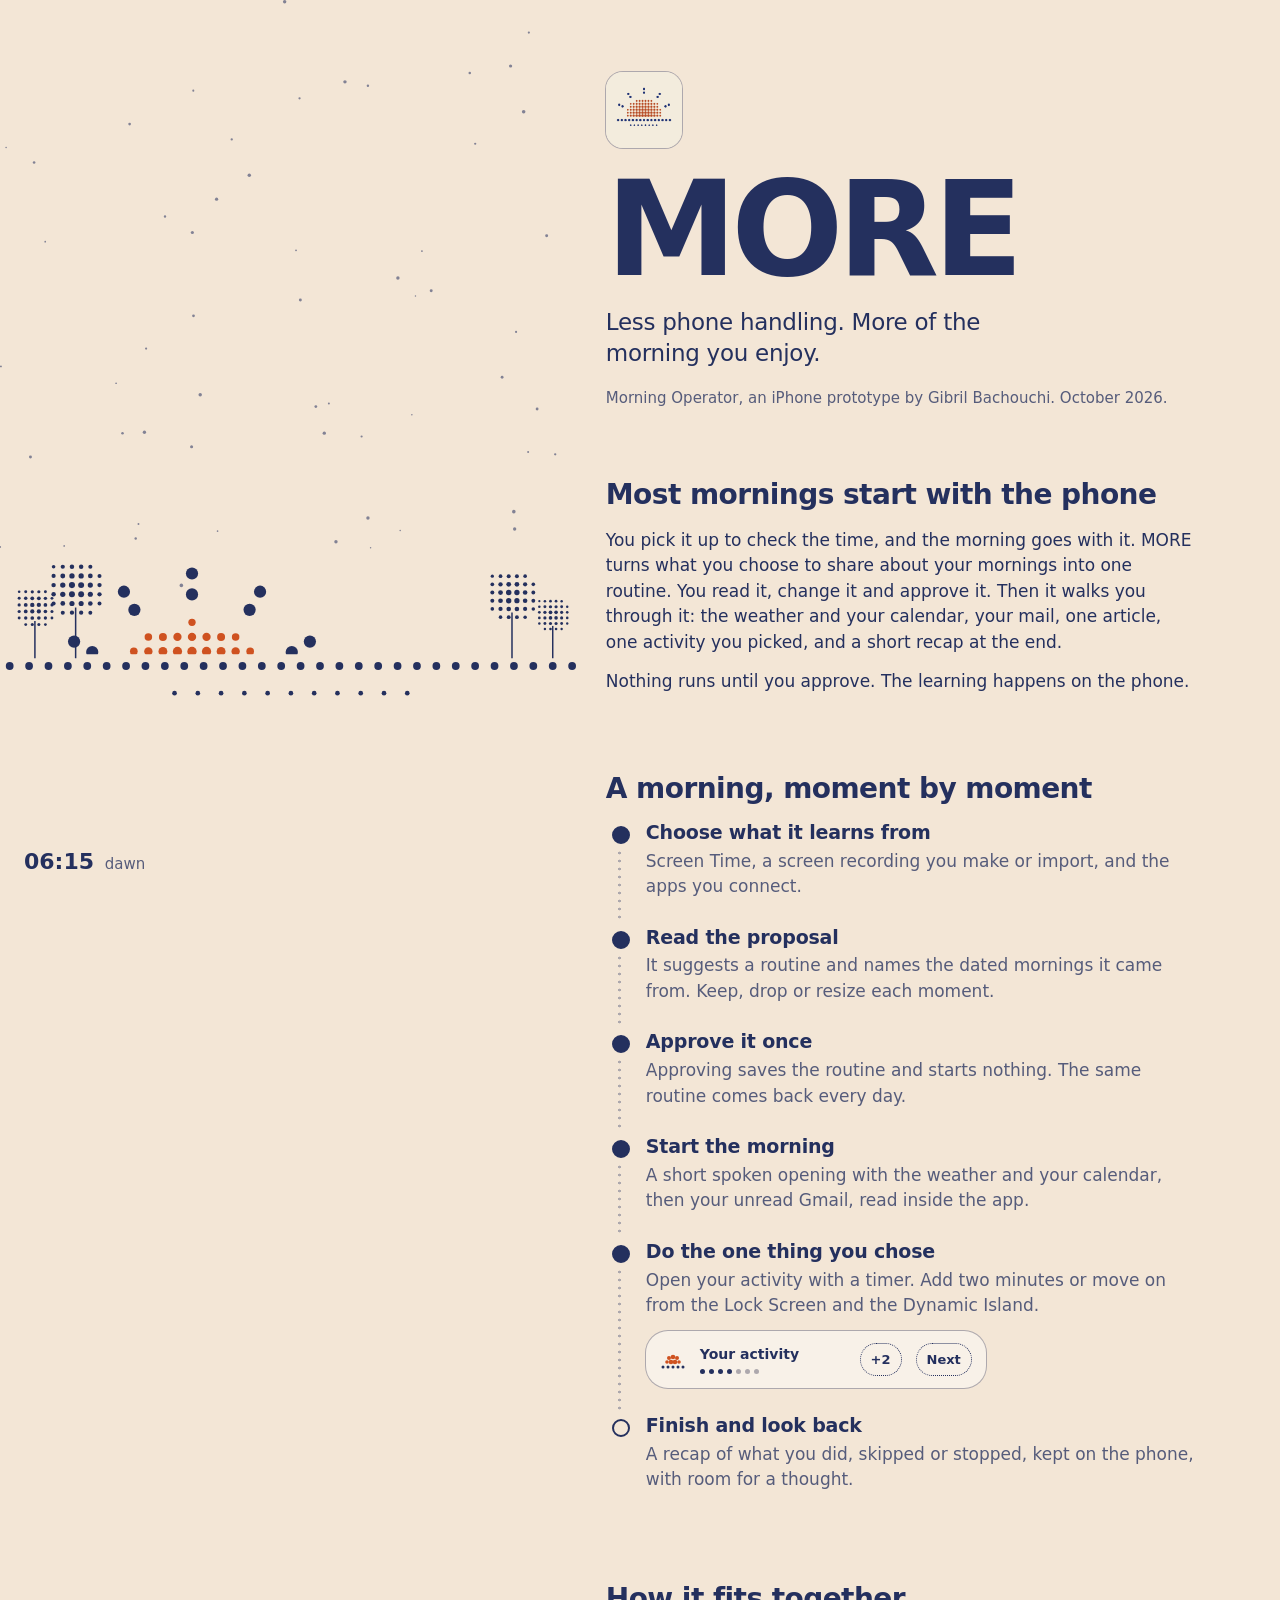
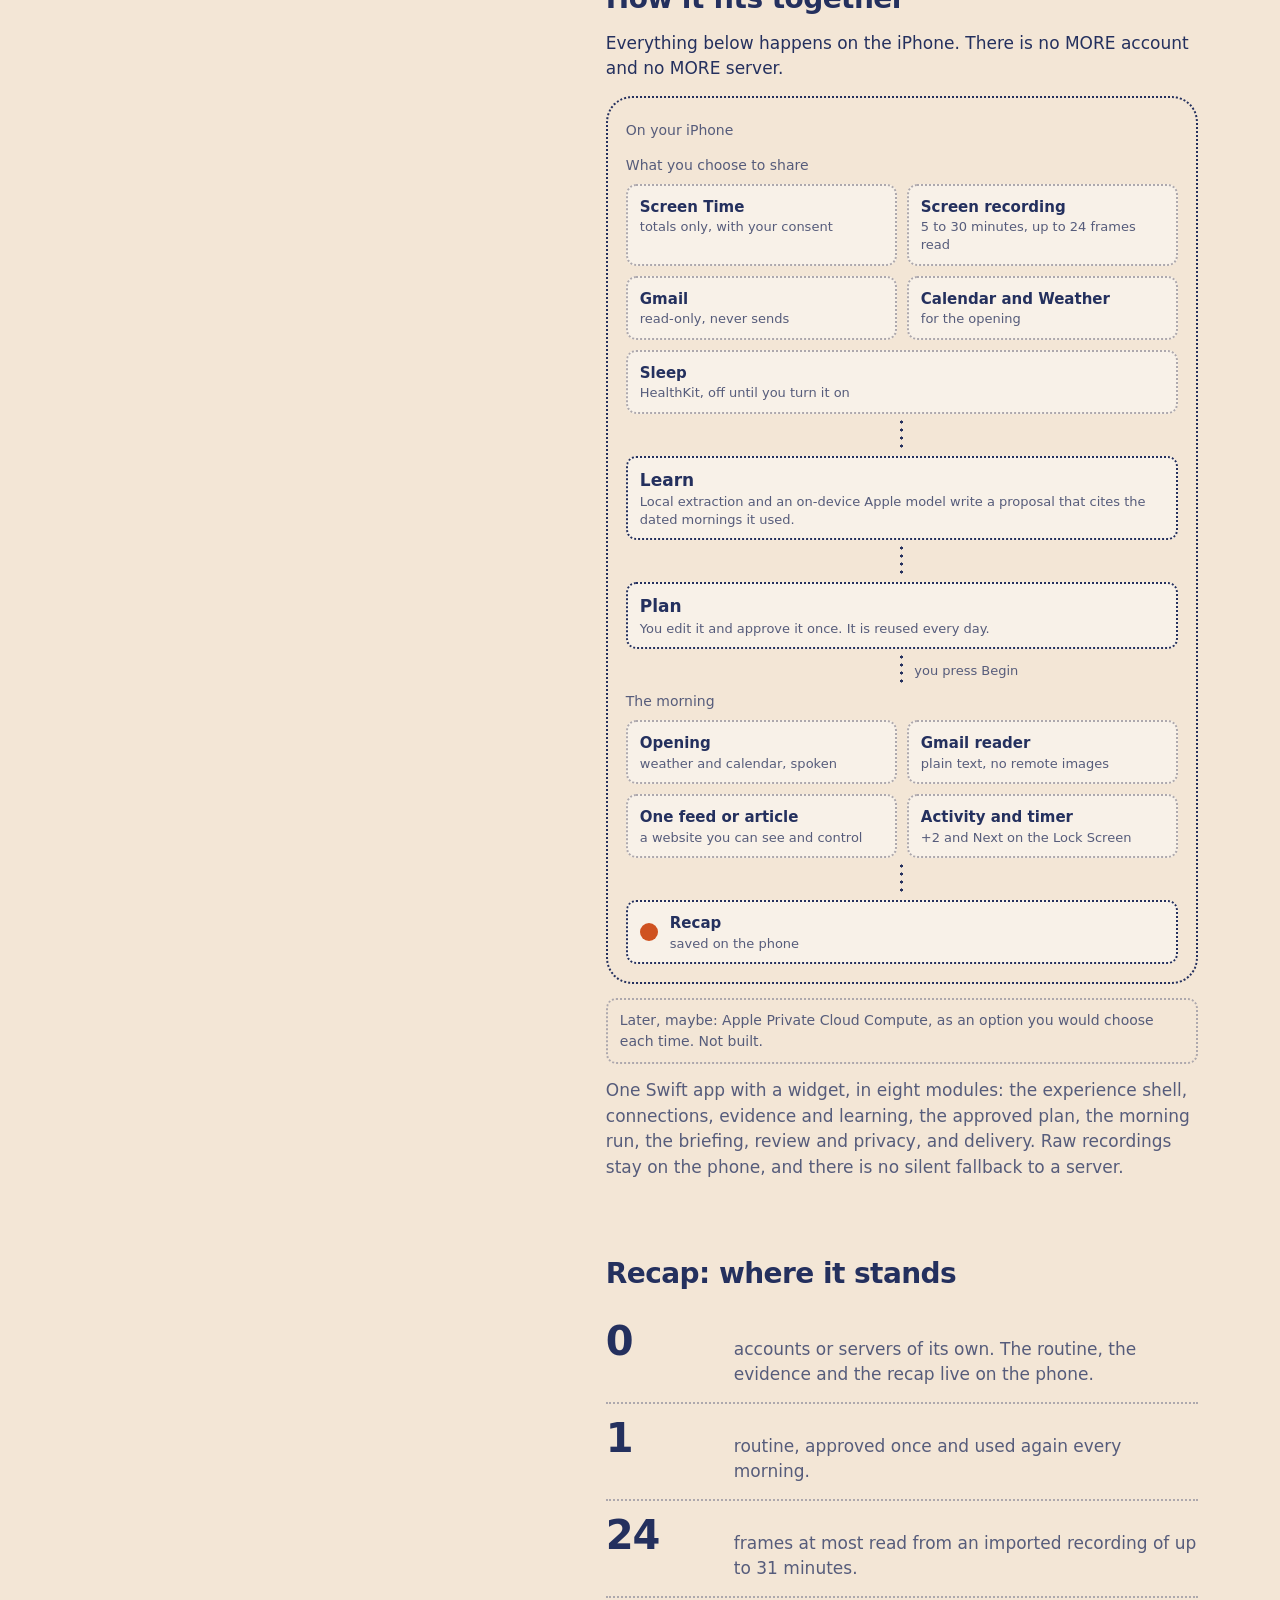
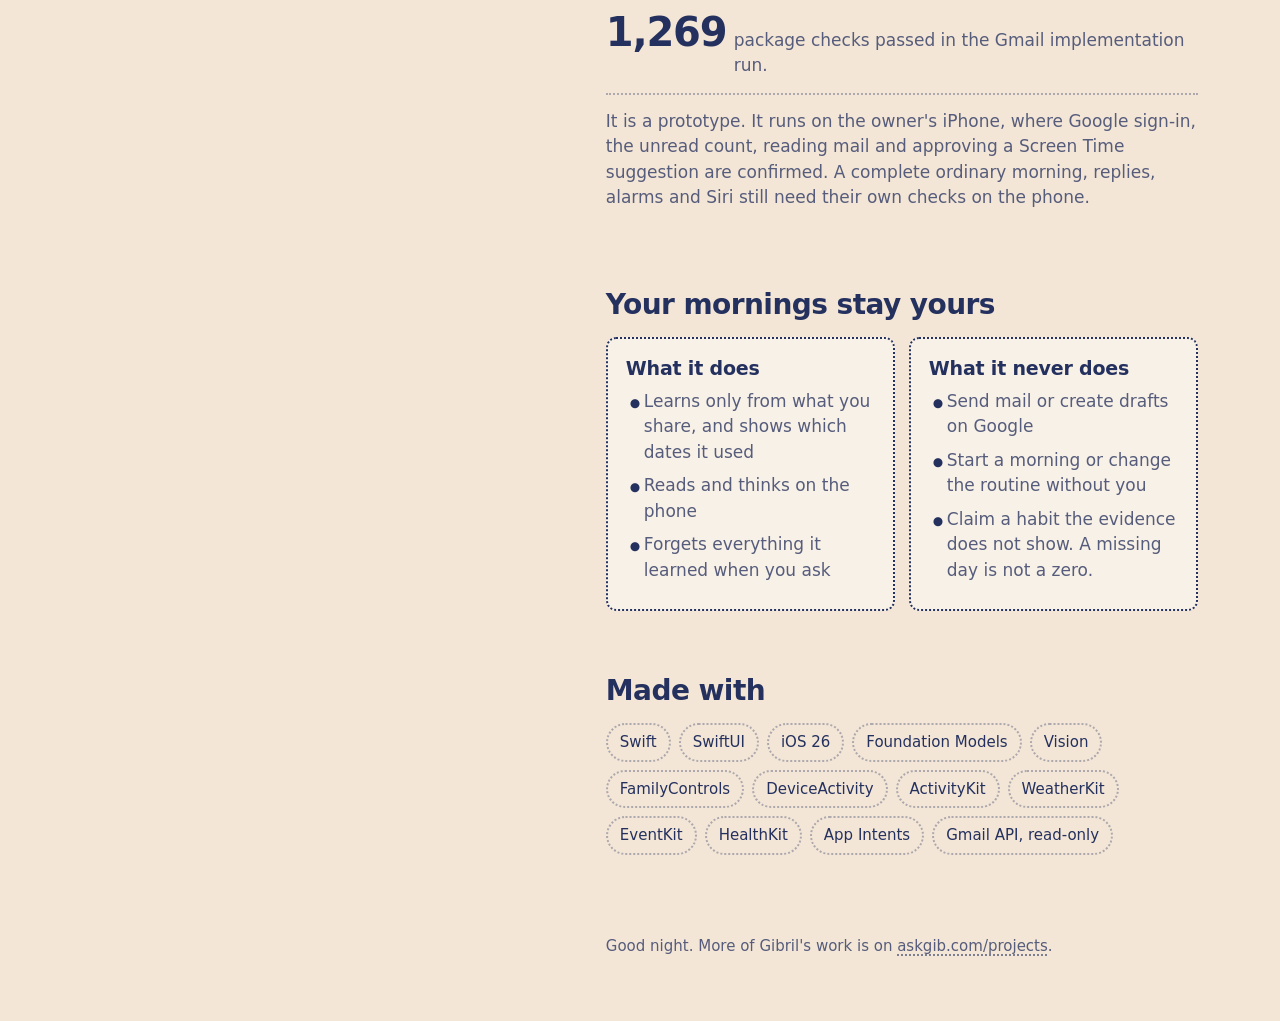
<file: more/index.html>
<!doctype html>
<html lang="en">
<head>
<meta charset="utf-8">
<meta name="viewport" content="width=device-width, initial-scale=1">
<title>MORE</title>
<meta name="description" content="Morning Operator: a native iPhone prototype that learns from what you choose to share, proposes one daily routine, and follows it once you approve.">
<meta name="theme-color" content="#F3E6D6">
<link rel="icon" href="img/icon.png">
<link rel="apple-touch-icon" href="img/icon.png">
<style>
/* MORE: ultramarine ink on warm paper, round dots, the system font.
   The five phases (dawn, morning, day, evening, night) are the app's own
   light palette from docs/DESIGN.md. The page moves through them as you scroll. */
:root {
  --paper: #F3E6D6;
  --ink: #24305E;
  --sun: #CF5220;
  --ink-2: color-mix(in srgb, var(--ink) 76%, var(--paper));
  --hair: color-mix(in srgb, var(--ink) 34%, var(--paper));
  --card: color-mix(in srgb, var(--paper) 55%, #ffffff);
  --gutter: 24px;
  color-scheme: light;
}
* { box-sizing: border-box; }
html { -webkit-text-size-adjust: 100%; }
body {
  margin: 0;
  background: var(--paper);
  color: var(--ink);
  font: 400 17px/1.5 -apple-system, BlinkMacSystemFont, "SF Pro Text", system-ui, "Helvetica Neue", sans-serif;
  -webkit-font-smoothing: antialiased;
}
a { color: inherit; }
a:focus-visible { outline: 2px solid var(--ink); outline-offset: 3px; border-radius: 4px; }

/* layout: the sky on one side, the morning on the other */
.page { display: grid; grid-template-columns: minmax(0, 5fr) minmax(0, 6fr); min-height: 100vh; }
.sky { position: sticky; top: 0; height: 100vh; }
.sky canvas { display: block; width: 100%; height: 100%; }
.clock { position: absolute; left: var(--gutter); bottom: 22px; font-size: 15px; color: var(--ink-2); }
.clock .num { font-size: 22px; font-weight: 600; color: var(--ink); margin-right: 6px; }
.morning { padding: 72px var(--gutter) 40px; max-width: 640px; }

@media (max-width: 860px) {
  .page { display: block; }
  .sky {
    height: 168px; z-index: 2; background: var(--paper);
    border-bottom: 2px dotted var(--hair);
  }
  .clock { bottom: auto; top: 10px; left: 16px; font-size: 13px; }
  .clock .num { font-size: 17px; }
  .morning { padding-top: 36px; margin: 0 auto; }
}

/* type: one family, size and weight carry the hierarchy */
h1 { font-size: clamp(72px, 13vw, 132px); line-height: .9; letter-spacing: -.045em; font-weight: 700; margin: 22px 0 18px; }
h2 { font-size: 28px; line-height: 1.15; letter-spacing: -.02em; font-weight: 650; margin: 0 0 16px; }
h3 { font-size: 19px; line-height: 1.25; font-weight: 600; margin: 0 0 4px; letter-spacing: -.01em; }
p { margin: 0 0 14px; }
.lede { font-size: 23px; line-height: 1.35; letter-spacing: -.012em; max-width: 26ch; margin-bottom: 18px; }
.quiet { color: var(--ink-2); }
.num { font-variant-numeric: tabular-nums; }

/* hero */
.icon { width: 76px; height: 76px; border-radius: 17px; display: block; box-shadow: 0 0 0 1px var(--hair); }
.status { font-size: 15px; color: var(--ink-2); }

section { padding: 56px 0 8px; }
section > p { max-width: 58ch; }

/* tickets: printed paper with a dotted ink edge */
.ticket { background: var(--card); border: 2px dotted var(--ink); border-radius: 10px; padding: 18px; }

/* the routine: one row per moment, a dot that fills as you reach it */
.routine { list-style: none; margin: 8px 0 0; padding: 0; }
.routine li { position: relative; padding: 0 0 26px 40px; }
.routine li::before {
  content: ""; position: absolute; left: 6px; top: 5px; width: 14px; height: 14px; border-radius: 50%;
  border: 2px solid var(--ink); background: transparent; transition: background .4s;
}
.routine li.done::before { background: var(--ink); }
.routine li:not(:last-child)::after {
  content: ""; position: absolute; left: 12px; top: 28px; bottom: 4px; width: 3px;
  background: radial-gradient(circle, var(--hair) 1.3px, transparent 1.6px) 0 0 / 3px 8px repeat-y;
}
.routine p { color: var(--ink-2); margin: 0; }

/* the Lock Screen moment, drawn small inside step five */
.live {
  margin-top: 12px; display: flex; align-items: center; gap: 14px; max-width: 340px;
  background: var(--card); border-radius: 22px; padding: 12px 14px; box-shadow: 0 0 0 1px var(--hair);
}
.live .sunmark { width: 26px; height: 26px; flex: none; }
.live .what { flex: 1; min-width: 0; font-size: 14px; line-height: 1.3; }
.live .what b { display: block; font-weight: 600; }
.live .bar { display: flex; gap: 4px; margin-top: 6px; }
.live .bar i { width: 5px; height: 5px; border-radius: 50%; background: var(--ink); }
.live .bar i.off { background: var(--hair); }
.live .btn { font-size: 13px; font-weight: 600; padding: 6px 10px; border-radius: 999px; border: 1.5px dotted var(--ink); }

/* how it fits together: dots and dotted lines only */
.device { border: 2px dotted var(--ink); border-radius: 26px; padding: 22px 18px 18px; margin-top: 8px; }
.device-name { font-size: 14px; color: var(--ink-2); margin: 0 0 14px; }
.tier-name { font-size: 14px; color: var(--ink-2); margin: 0 0 8px; }
.grid2 { display: grid; grid-template-columns: 1fr 1fr; gap: 10px; }
.grid2 .wide { grid-column: 1 / -1; }
.node { border: 2px dotted var(--hair); border-radius: 10px; padding: 10px 12px; background: var(--card); }
.node b { display: block; font-weight: 600; font-size: 15px; }
.node span { font-size: 13px; color: var(--ink-2); line-height: 1.35; display: block; }
.node.key { border-color: var(--ink); }
.node.key b { font-size: 17px; }
.node.recap { display: flex; gap: 12px; align-items: center; border-color: var(--ink); }
.node.recap .dot { width: 18px; height: 18px; border-radius: 50%; background: var(--sun); flex: none; }
.link {
  height: 34px; margin: 4px auto; width: 3px; position: relative;
  background: radial-gradient(circle, var(--ink) 1.4px, transparent 1.7px) 0 0 / 3px 8px repeat-y;
}
.link::after { content: attr(data-label); position: absolute; left: 14px; top: 8px; font-size: 13px; color: var(--ink-2); white-space: nowrap; }
.later { margin-top: 14px; border: 2px dotted var(--hair); border-radius: 10px; padding: 10px 12px; font-size: 14px; color: var(--ink-2); }

/* the recap: where it stands */
.facts { margin: 6px 0 14px; padding: 0; list-style: none; }
.facts li { display: grid; grid-template-columns: 112px 1fr; gap: 16px; align-items: baseline; padding: 14px 0; border-bottom: 2px dotted var(--hair); }
.facts .n { font-size: 40px; font-weight: 700; letter-spacing: -.03em; line-height: 1; font-variant-numeric: tabular-nums; }
.facts p { margin: 0; color: var(--ink-2); }

.two { display: grid; grid-template-columns: 1fr 1fr; gap: 14px; }
.two ul { margin: 8px 0 0; padding-left: 18px; color: var(--ink-2); }
.two li { margin-bottom: 8px; }
.two li::marker { content: "● "; color: var(--ink); font-size: .7em; }
@media (max-width: 560px) { .two { grid-template-columns: 1fr; } .facts li { grid-template-columns: 84px 1fr; } .facts .n { font-size: 32px; } }

.stack { display: flex; flex-wrap: wrap; gap: 8px; list-style: none; padding: 0; margin: 4px 0 0; }
.stack li { font-size: 15px; padding: 6px 12px; border-radius: 999px; border: 2px dotted var(--hair); }

footer { padding: 72px 0 24px; font-size: 15px; color: var(--ink-2); }
footer a { text-decoration-style: dotted; text-underline-offset: 4px; }

@media (prefers-reduced-motion: reduce) { .routine li::before { transition: none; } }
</style>
</head>
<body>
<div class="page">
  <div class="sky" aria-hidden="true"><canvas id="sky"></canvas><div class="clock"><span id="time" class="num">05:45</span> <span id="phase">dawn</span></div></div>

  <main class="morning">
    <header>
      <img class="icon" src="img/icon.png" alt="MORE app icon: a sun made of dots over a dotted horizon" width="76" height="76">
      <h1>MORE</h1>
      <p class="lede">Less phone handling. More of the morning you enjoy.</p>
      <p class="status">Morning Operator, an iPhone prototype by Gibril Bachouchi. October 2026.</p>
    </header>

    <section>
      <h2>Most mornings start with the phone</h2>
      <p>You pick it up to check the time, and the morning goes with it. MORE turns what you choose to share about your mornings into one routine. You read it, change it and approve it. Then it walks you through it: the weather and your calendar, your mail, one article, one activity you picked, and a short recap at the end.</p>
      <p>Nothing runs until you approve. The learning happens on the phone.</p>
    </section>

    <section>
      <h2>A morning, moment by moment</h2>
      <ol class="routine">
        <li><h3>Choose what it learns from</h3><p>Screen Time, a screen recording you make or import, and the apps you connect.</p></li>
        <li><h3>Read the proposal</h3><p>It suggests a routine and names the dated mornings it came from. Keep, drop or resize each moment.</p></li>
        <li><h3>Approve it once</h3><p>Approving saves the routine and starts nothing. The same routine comes back every day.</p></li>
        <li><h3>Start the morning</h3><p>A short spoken opening with the weather and your calendar, then your unread Gmail, read inside the app.</p></li>
        <li>
          <h3>Do the one thing you chose</h3>
          <p>Open your activity with a timer. Add two minutes or move on from the Lock Screen and the Dynamic Island.</p>
          <div class="live" role="img" aria-label="Example Lock Screen card: a timer for the current moment with +2 and Next buttons">
            <svg class="sunmark" viewBox="0 0 26 26"><g fill="var(--sun)"><circle cx="9" cy="12" r="2"/><circle cx="13" cy="11" r="2.3"/><circle cx="17" cy="12" r="2"/><circle cx="7" cy="16" r="1.8"/><circle cx="11" cy="16" r="2.3"/><circle cx="15" cy="16" r="2.3"/><circle cx="19" cy="16" r="1.8"/></g><g fill="var(--ink)"><circle cx="3" cy="21" r="1.5"/><circle cx="8" cy="21" r="1.5"/><circle cx="13" cy="21" r="1.5"/><circle cx="18" cy="21" r="1.5"/><circle cx="23" cy="21" r="1.5"/></g></svg>
            <div class="what"><b>Your activity</b><div class="bar"><i></i><i></i><i></i><i></i><i class="off"></i><i class="off"></i><i class="off"></i></div></div>
            <span class="btn">+2</span><span class="btn">Next</span>
          </div>
        </li>
        <li><h3>Finish and look back</h3><p>A recap of what you did, skipped or stopped, kept on the phone, with room for a thought.</p></li>
      </ol>
    </section>

    <section>
      <h2>How it fits together</h2>
      <p>Everything below happens on the iPhone. There is no MORE account and no MORE server.</p>
      <div class="device" role="group" aria-label="Architecture, all on the iPhone">
        <p class="device-name">On your iPhone</p>
        <p class="tier-name">What you choose to share</p>
        <div class="grid2">
          <div class="node"><b>Screen Time</b><span>totals only, with your consent</span></div>
          <div class="node"><b>Screen recording</b><span>5 to 30 minutes, up to 24 frames read</span></div>
          <div class="node"><b>Gmail</b><span>read-only, never sends</span></div>
          <div class="node"><b>Calendar and Weather</b><span>for the opening</span></div>
          <div class="node wide"><b>Sleep</b><span>HealthKit, off until you turn it on</span></div>
        </div>
        <div class="link"></div>
        <div class="node key"><b>Learn</b><span>Local extraction and an on-device Apple model write a proposal that cites the dated mornings it used.</span></div>
        <div class="link"></div>
        <div class="node key"><b>Plan</b><span>You edit it and approve it once. It is reused every day.</span></div>
        <div class="link" data-label="you press Begin"></div>
        <p class="tier-name">The morning</p>
        <div class="grid2">
          <div class="node"><b>Opening</b><span>weather and calendar, spoken</span></div>
          <div class="node"><b>Gmail reader</b><span>plain text, no remote images</span></div>
          <div class="node"><b>One feed or article</b><span>a website you can see and control</span></div>
          <div class="node"><b>Activity and timer</b><span>+2 and Next on the Lock Screen</span></div>
        </div>
        <div class="link"></div>
        <div class="node recap"><span class="dot"></span><div><b>Recap</b><span>saved on the phone</span></div></div>
      </div>
      <div class="later">Later, maybe: Apple Private Cloud Compute, as an option you would choose each time. Not built.</div>
      <p class="quiet" style="margin-top:14px">One Swift app with a widget, in eight modules: the experience shell, connections, evidence and learning, the approved plan, the morning run, the briefing, review and privacy, and delivery. Raw recordings stay on the phone, and there is no silent fallback to a server.</p>
    </section>

    <section>
      <h2>Recap: where it stands</h2>
      <ul class="facts">
        <li><span class="n">0</span><p>accounts or servers of its own. The routine, the evidence and the recap live on the phone.</p></li>
        <li><span class="n">1</span><p>routine, approved once and used again every morning.</p></li>
        <li><span class="n">24</span><p>frames at most read from an imported recording of up to 31 minutes.</p></li>
        <li><span class="n">1,269</span><p>package checks passed in the Gmail implementation run.</p></li>
      </ul>
      <p class="quiet">It is a prototype. It runs on the owner's iPhone, where Google sign-in, the unread count, reading mail and approving a Screen Time suggestion are confirmed. A complete ordinary morning, replies, alarms and Siri still need their own checks on the phone.</p>
    </section>

    <section>
      <h2>Your mornings stay yours</h2>
      <div class="two">
        <div class="ticket">
          <h3>What it does</h3>
          <ul>
            <li>Learns only from what you share, and shows which dates it used</li>
            <li>Reads and thinks on the phone</li>
            <li>Forgets everything it learned when you ask</li>
          </ul>
        </div>
        <div class="ticket">
          <h3>What it never does</h3>
          <ul>
            <li>Send mail or create drafts on Google</li>
            <li>Start a morning or change the routine without you</li>
            <li>Claim a habit the evidence does not show. A missing day is not a zero.</li>
          </ul>
        </div>
      </div>
    </section>

    <section>
      <h2>Made with</h2>
      <ul class="stack">
        <li>Swift</li><li>SwiftUI</li><li>iOS 26</li><li>Foundation Models</li><li>Vision</li><li>FamilyControls</li><li>DeviceActivity</li><li>ActivityKit</li><li>WeatherKit</li><li>EventKit</li><li>HealthKit</li><li>App Intents</li><li>Gmail API, read-only</li>
      </ul>
    </section>

    <footer>
      Good night. More of Gibril's work is on <a href="https://www.askgib.com/projects">askgib.com/projects</a>.
    </footer>
  </main>
</div>

<script>
(() => {
  // Light palette of each phase, from MORE's docs/DESIGN.md: paper, ink, sun.
  const PHASES = [
    ["#F3E6D6", "#24305E", "#CF5220"], // dawn
    ["#F6F3EC", "#16307A", "#CF5220"], // morning
    ["#F4ECDD", "#1A2F6E", "#CF5220"], // day
    ["#EFDFC4", "#27305A", "#C84E1E"], // evening
    ["#E6D4B4", "#272B4C", "#C2471A"], // night
  ];
  const hex = h => [1, 3, 5].map(i => parseInt(h.slice(i, i + 2), 16));
  const P = PHASES.map(p => p.map(hex));
  const smooth = t => t * t * (3 - 2 * t);
  const mix = (a, b, t) => a.map((v, i) => Math.round(v + (b[i] - v) * t));
  const css = c => `rgb(${c[0]},${c[1]},${c[2]})`;
  const clamp = (v, a, b) => Math.min(b, Math.max(a, v));

  function palette(p) {
    const x = clamp(p, 0, 1) * (P.length - 1);
    const i = Math.min(P.length - 2, Math.floor(x));
    const t = smooth(x - i);
    return P[i].map((c, k) => mix(c, P[i + 1][k], t));
  }

  const reduced = matchMedia("(prefers-reduced-motion: reduce)").matches;
  const root = document.documentElement;
  const meta = document.querySelector('meta[name="theme-color"]');
  const timeEl = document.getElementById("time"), phaseEl = document.getElementById("phase");
  const canvas = document.getElementById("sky");
  const ctx = canvas.getContext("2d");
  let W = 0, H = 0, stars = [];

  function size() {
    const r = canvas.getBoundingClientRect();
    const d = Math.min(2, devicePixelRatio || 1);
    W = r.width; H = r.height;
    canvas.width = Math.round(W * d); canvas.height = Math.round(H * d);
    ctx.setTransform(d, 0, 0, d, 0, 0);
    let s = 7;
    const rnd = () => (s = (s * 16807) % 2147483647) / 2147483647;
    stars = Array.from({ length: Math.round(W * H / 9000) }, () => [rnd() * W, rnd() * H * 0.66, 0.7 + rnd() * 1.1]);
  }

  const dot = (x, y, r) => { ctx.beginPath(); ctx.arc(x, y, r, 0, 7); ctx.fill(); };

  // A disc drawn as a halftone of round dots, bigger toward the centre.
  function halftone(cx, cy, R, gap, scale, skip) {
    for (let y = -R; y <= R; y += gap) for (let x = -R; x <= R; x += gap) {
      const d = Math.hypot(x, y);
      if (d > R || (skip && skip(x, y))) continue;
      dot(cx + x, cy + y, gap * scale * (0.55 + 0.45 * (1 - d / R)));
    }
  }

  function draw(p) {
    const [paper, ink, sun] = palette(p);
    root.style.setProperty("--paper", css(paper));
    root.style.setProperty("--ink", css(ink));
    root.style.setProperty("--sun", css(sun));
    if (meta) meta.content = css(paper);
    // the time the page is set to, matched to the app's phases (DESIGN.md)
    const T = [375, 510, 720, 1080, 1290]; // 06:15 08:30 12:00 18:00 21:30
    const q = clamp(p, 0, 1) * 4, j = Math.min(3, Math.floor(q));
    const mins = Math.round(T[j] + (T[j + 1] - T[j]) * (q - j));
    timeEl.textContent = String(Math.floor(mins / 60)).padStart(2, "0") + ":" + String(mins % 60).padStart(2, "0");
    phaseEl.textContent = ["dawn", "morning", "day", "evening", "night"][Math.round(clamp(p, 0, 1) * 4)];

    ctx.clearRect(0, 0, W, H);
    const narrow = W > H * 1.6;
    const horizon = H * (narrow ? 0.8 : 0.74);
    const s = clamp(W / 30, 9, 22);           // horizon dot spacing
    const Rs = Math.min(W, H) * (narrow ? 0.2 : 0.15);
    const top = narrow ? H * 0.42 : H * 0.2;

    // stars: before dawn and after dusk
    const night = Math.max(1 - smooth(clamp(p / 0.1, 0, 1)), smooth(clamp((p - 0.8) / 0.14, 0, 1)));
    if (night > 0.01) {
      ctx.fillStyle = css(ink);
      ctx.globalAlpha = 0.55 * night;
      for (const [x, y, r] of stars) if (y < horizon - s) dot(x, y, r);
      ctx.globalAlpha = 1;
    }

    ctx.save();
    ctx.beginPath(); ctx.rect(0, 0, W, horizon - s * 0.6); ctx.clip();

    // the sun on its arc, left to right, rising from and sinking below the horizon
    const u = clamp(p / 0.82, 0, 1);
    const base = horizon + Rs * 0.5;
    const sx = W * (0.33 + 0.34 * u);
    const sy = base - (base - top) * Math.sin(Math.PI * u) + Rs * 1.8 * smooth(clamp((p - 0.8) / 0.1, 0, 1));
    ctx.fillStyle = css(sun);
    halftone(sx, sy, Rs, Rs / 6, 0.46);
    ctx.fillStyle = css(ink);
    for (let k = 0; k < 7; k++) {
      const a = Math.PI + (k / 6) * Math.PI;
      for (const f of [1.32, 1.56]) dot(sx + Math.cos(a) * Rs * f, sy + Math.sin(a) * Rs * f, Rs * 0.07);
    }

    // the crescent rises when the sun has gone
    const v = clamp((p - 0.8) / 0.18, 0, 1);
    if (v > 0) {
      const Rc = Rs * 0.8, cx = W * 0.6;
      const cy = horizon + Rc * 1.2 - (horizon + Rc * 1.2 - (top + Rs * 0.4)) * smooth(v);
      ctx.fillStyle = css(ink);
      halftone(cx, cy, Rc, Rc / 6, 0.42, (x, y) => Math.hypot(x - Rc * 0.45, y + Rc * 0.2) < Rc * 0.86);
    }
    ctx.restore();

    // trees: halftone crowns on thin stems
    ctx.fillStyle = css(ink);
    ctx.strokeStyle = css(ink);
    ctx.lineWidth = 1.5;
    const trees = narrow ? [[0.05, 1], [0.12, 1.35], [0.88, 1.2], [0.95, 0.9]] : [[0.06, 1], [0.13, 1.4], [0.88, 1.25], [0.95, 0.85]];
    for (const [fx, k] of trees) {
      const R = s * 1.15 * k, x = W * fx, cy = horizon - s * 0.6 - R * 2.1;
      ctx.beginPath(); ctx.moveTo(x, cy + R * 0.6); ctx.lineTo(x, horizon - s * 0.4); ctx.stroke();
      halftone(x, cy, R, R / 3.4, 0.36);
    }

    // the dotted horizon, and a shorter, finer row under it (as in the app icon)
    for (let x = s / 2; x < W; x += s) dot(x, horizon, s * 0.2);
    const s2 = s * 1.2;
    for (let x = W * 0.3; x < W * 0.7; x += s2) dot(x, horizon + s * 1.4, s * 0.12);
  }

  function progress() {
    const max = document.documentElement.scrollHeight - innerHeight;
    return max > 0 ? scrollY / max : 0;
  }

  let queued = false;
  const frame = () => { queued = false; draw(reduced ? 0.3 : progress()); };
  const ask = () => { if (!queued) { queued = true; requestAnimationFrame(frame); } };

  size(); frame();
  addEventListener("resize", () => { size(); ask(); });
  if (!reduced) addEventListener("scroll", ask, { passive: true });

  // fill each moment's dot once it has been read
  const io = new IntersectionObserver(es => es.forEach(e => {
    if (e.isIntersecting || e.boundingClientRect.top < 0) e.target.classList.add("done");
  }), { rootMargin: "0px 0px -45% 0px" });
  document.querySelectorAll(".routine li").forEach(li => io.observe(li));
})();
</script>
</body>
</html>
</file>
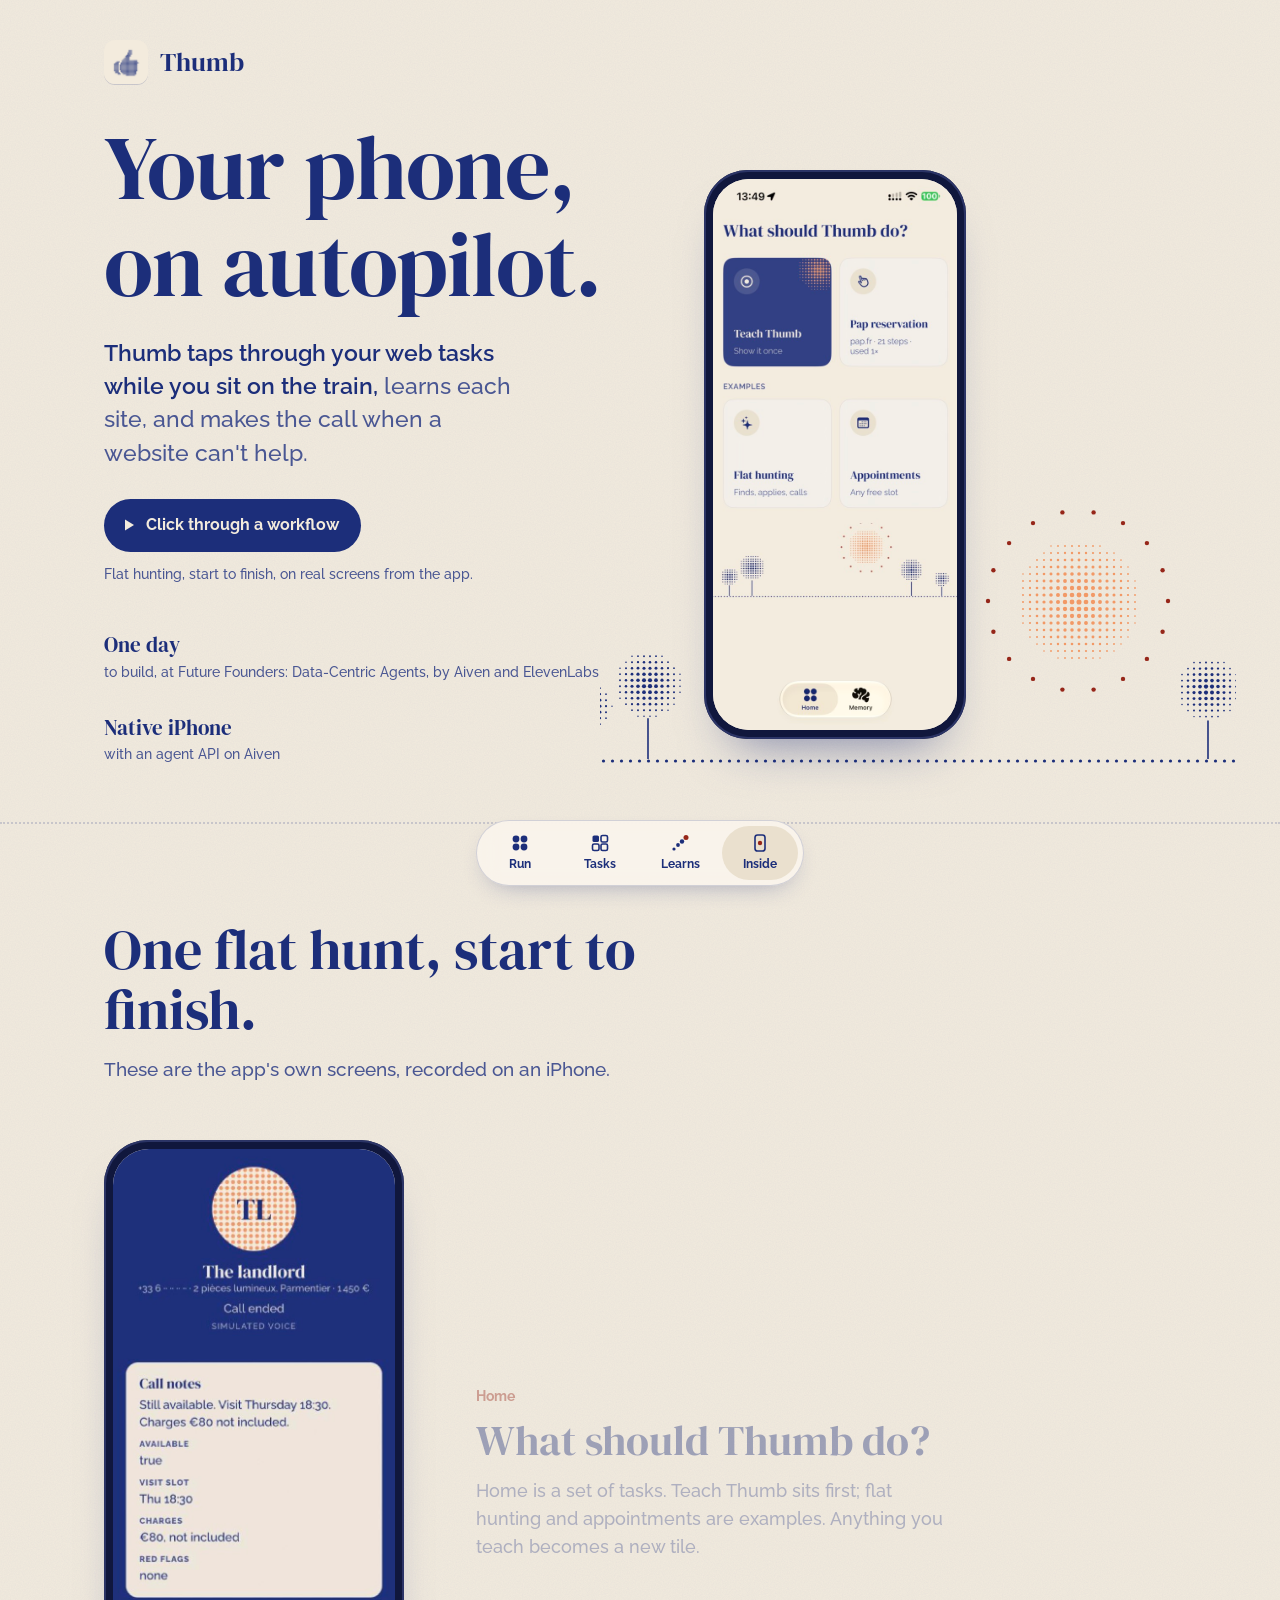
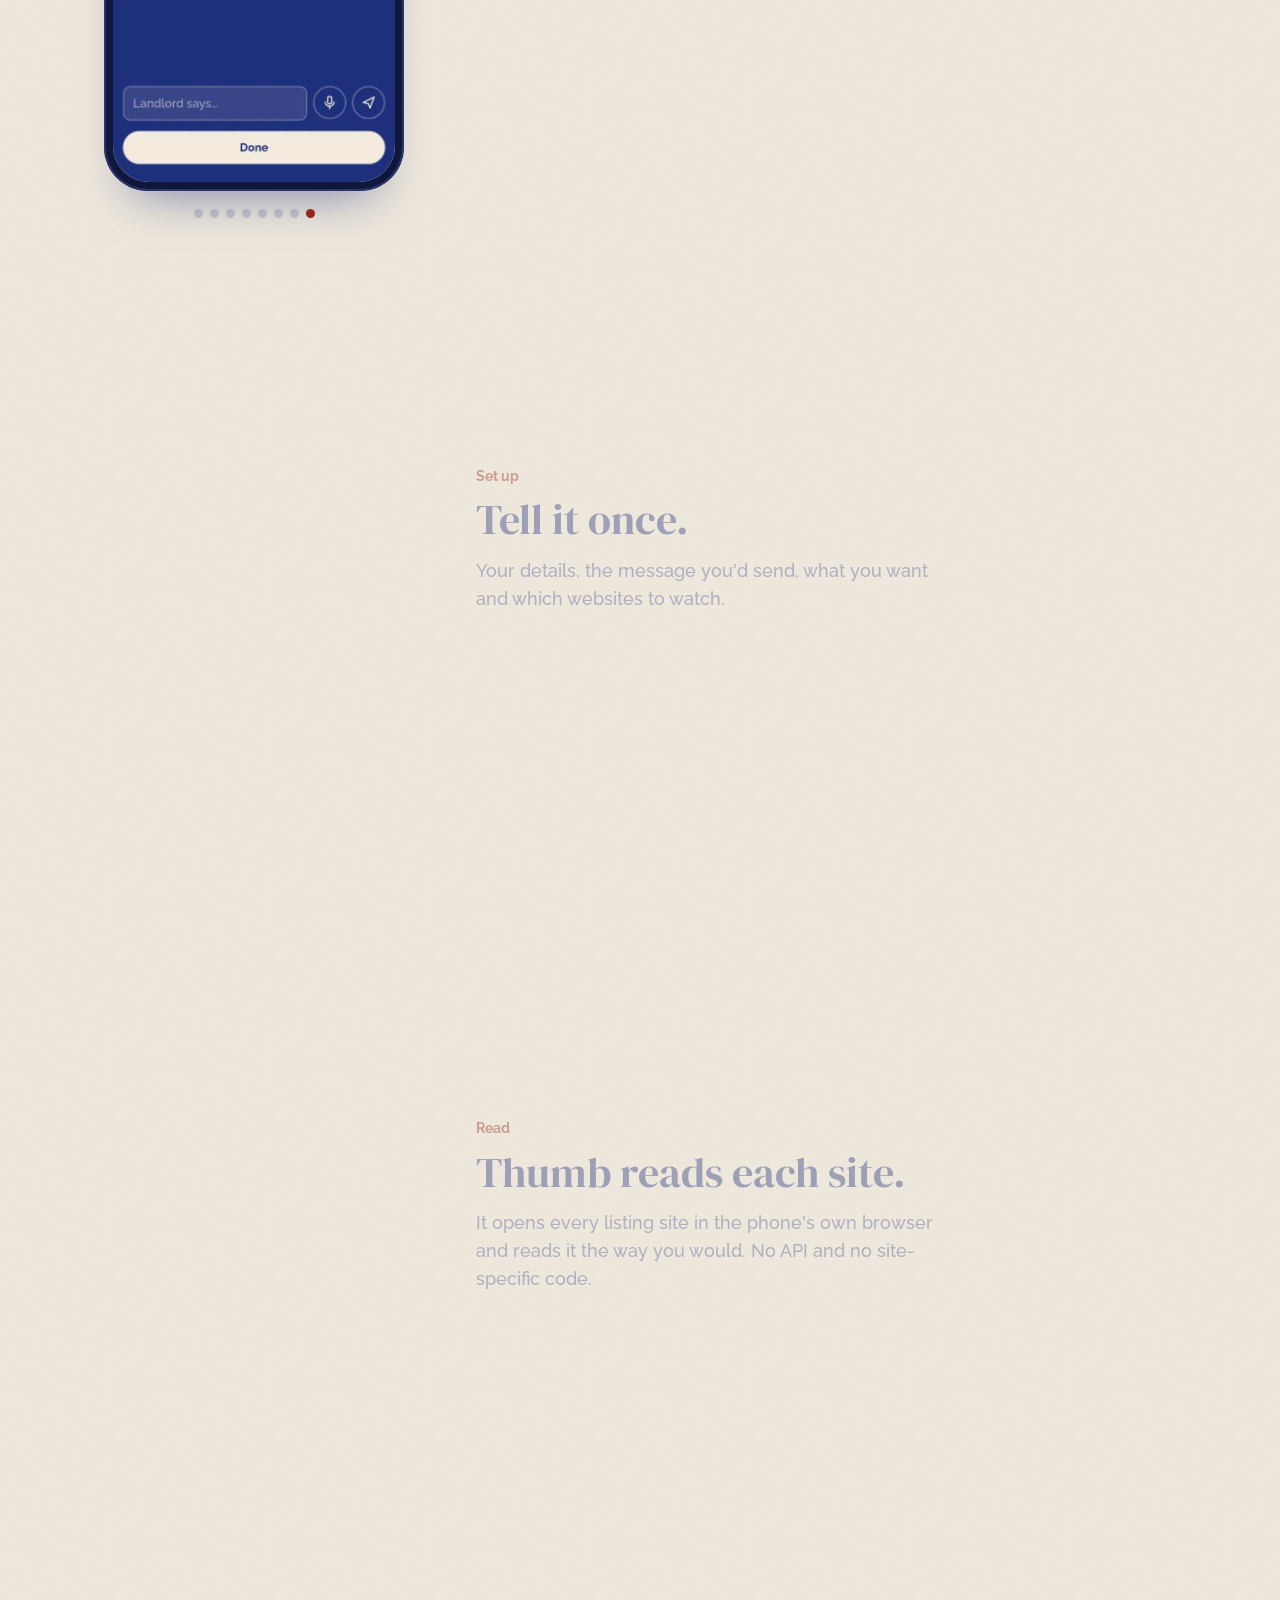
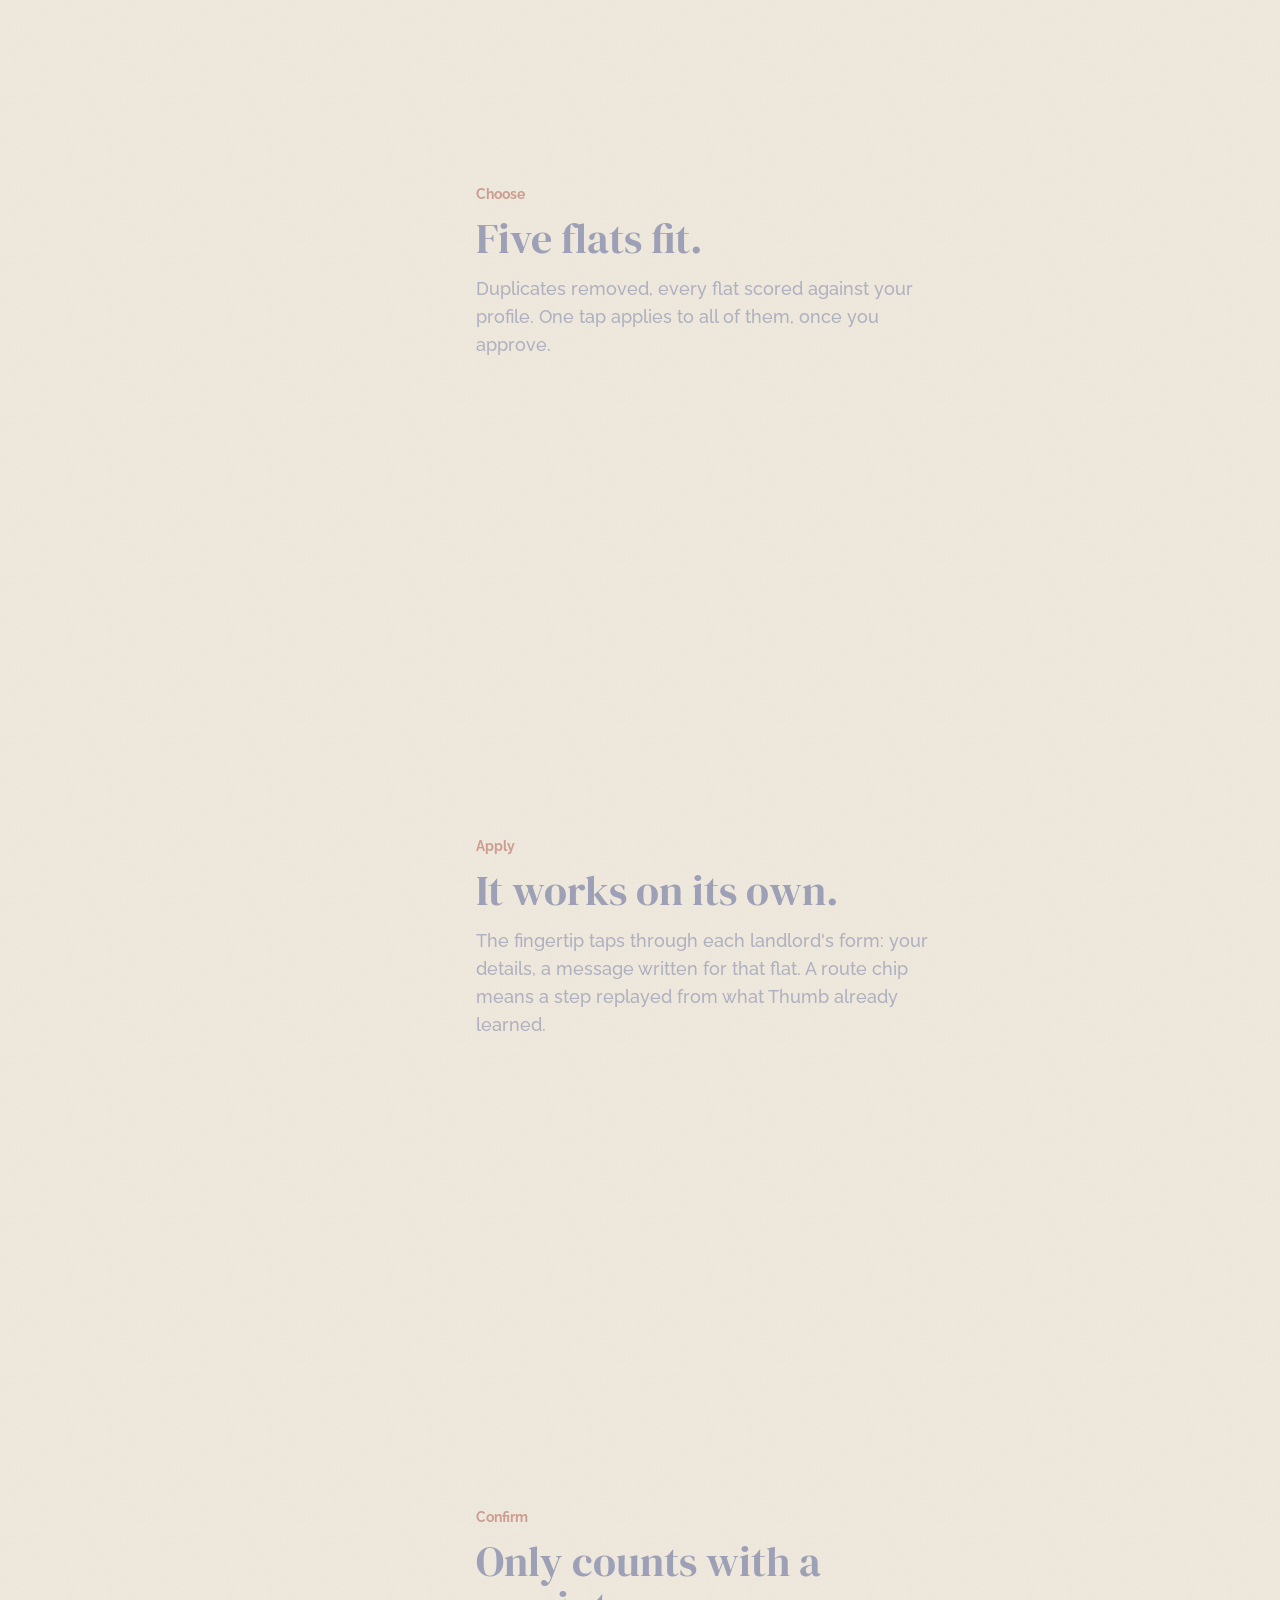
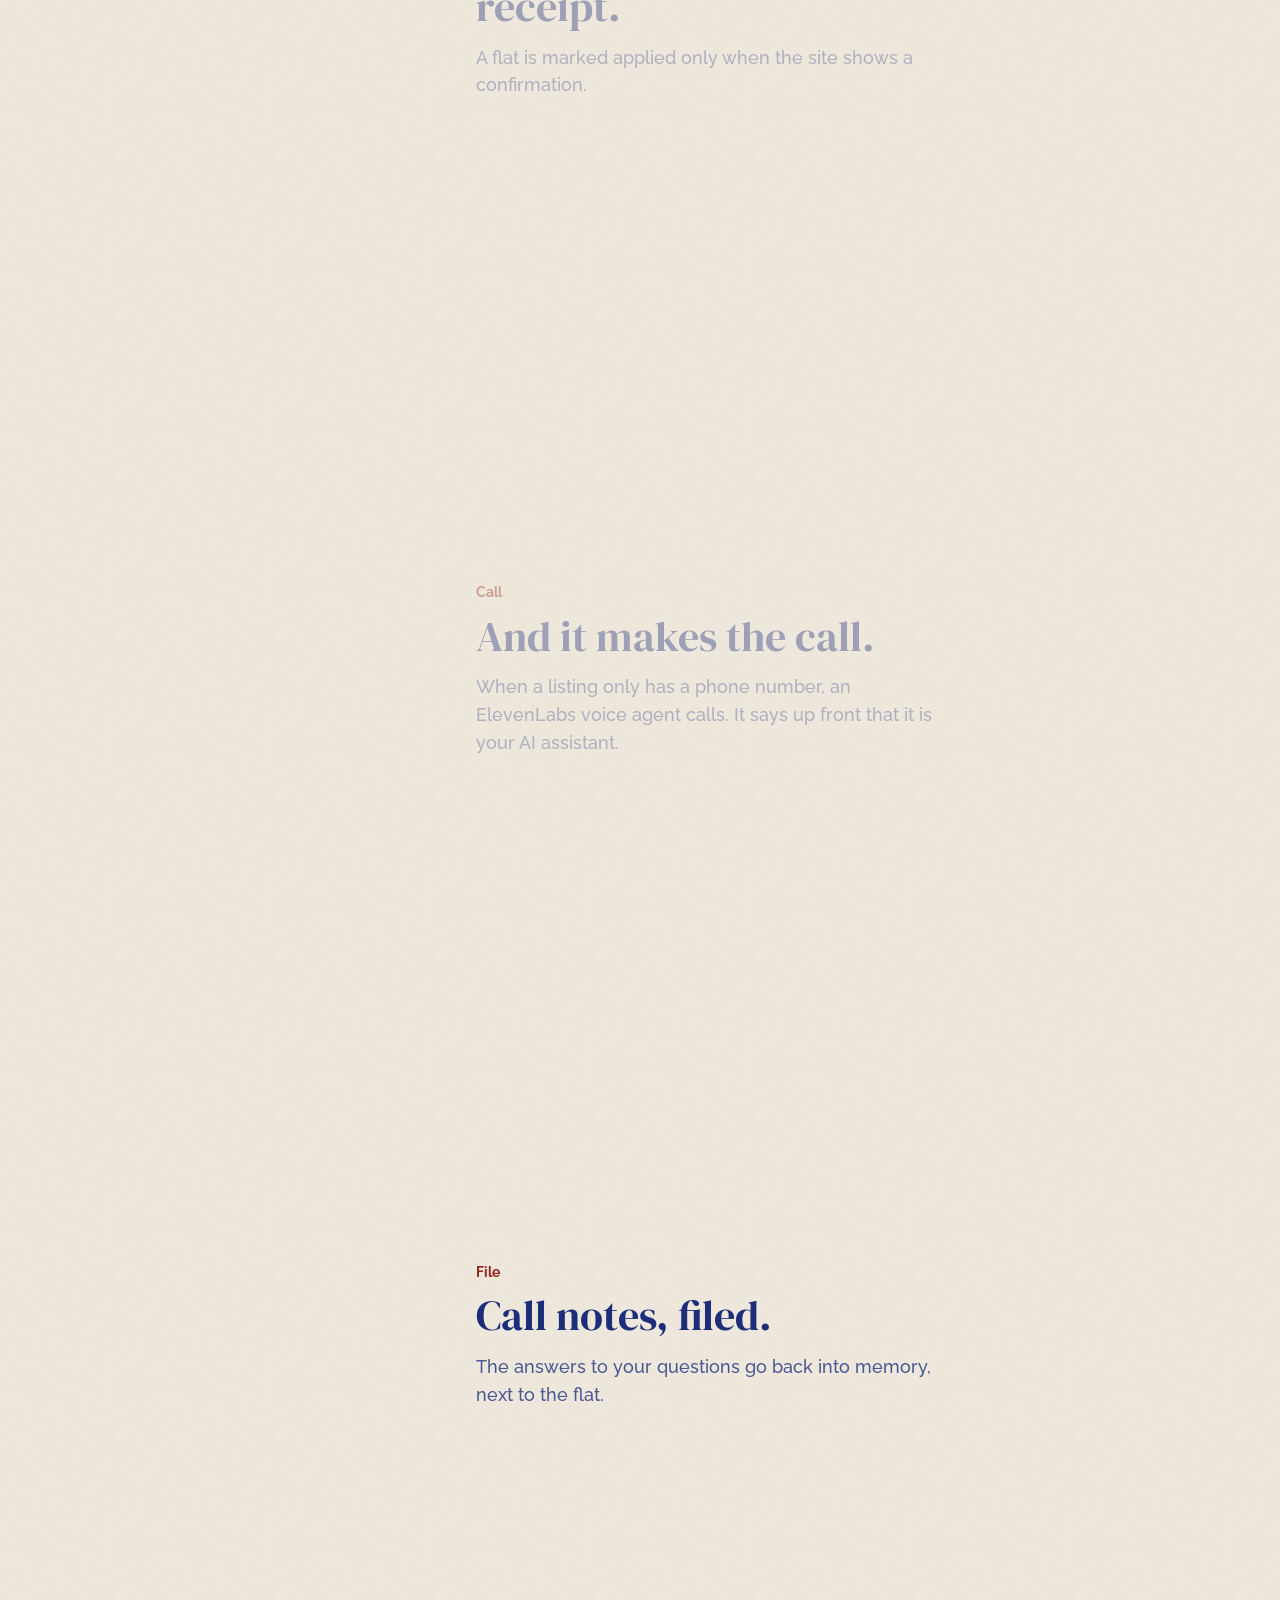
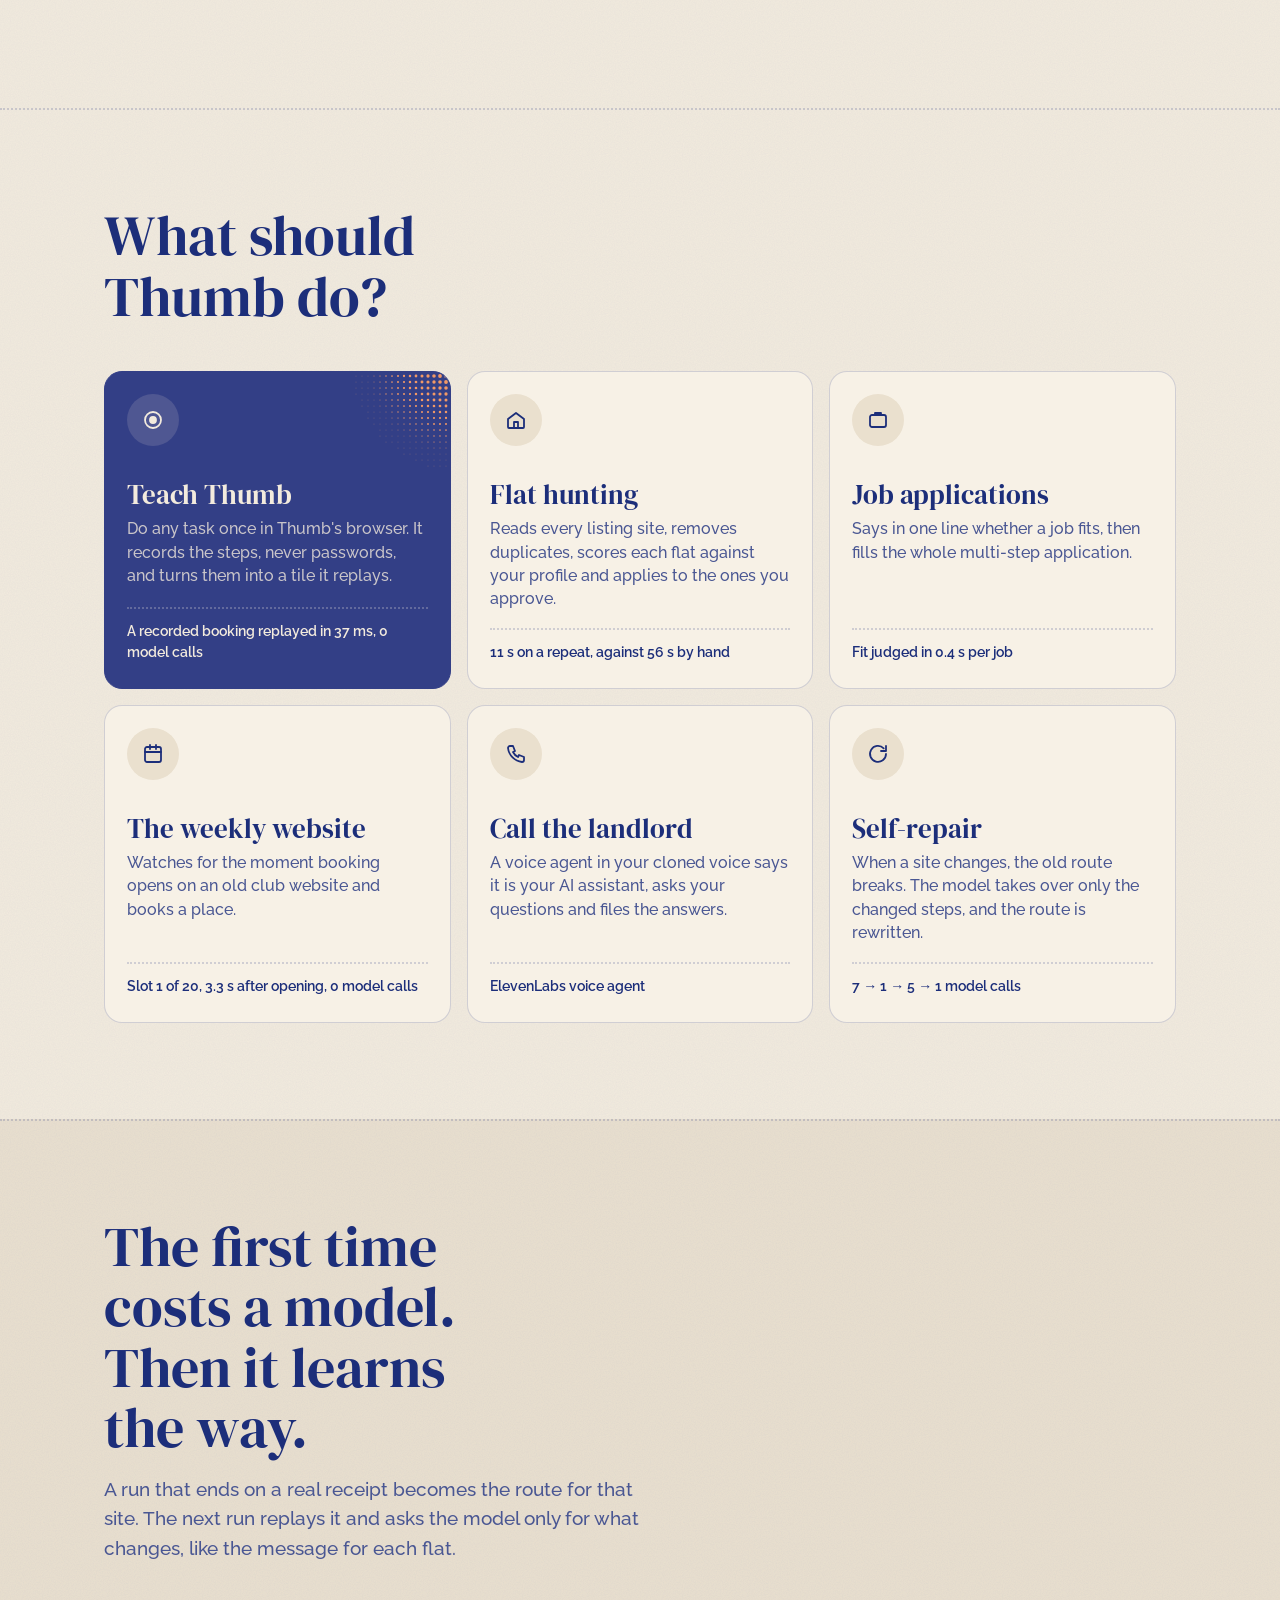
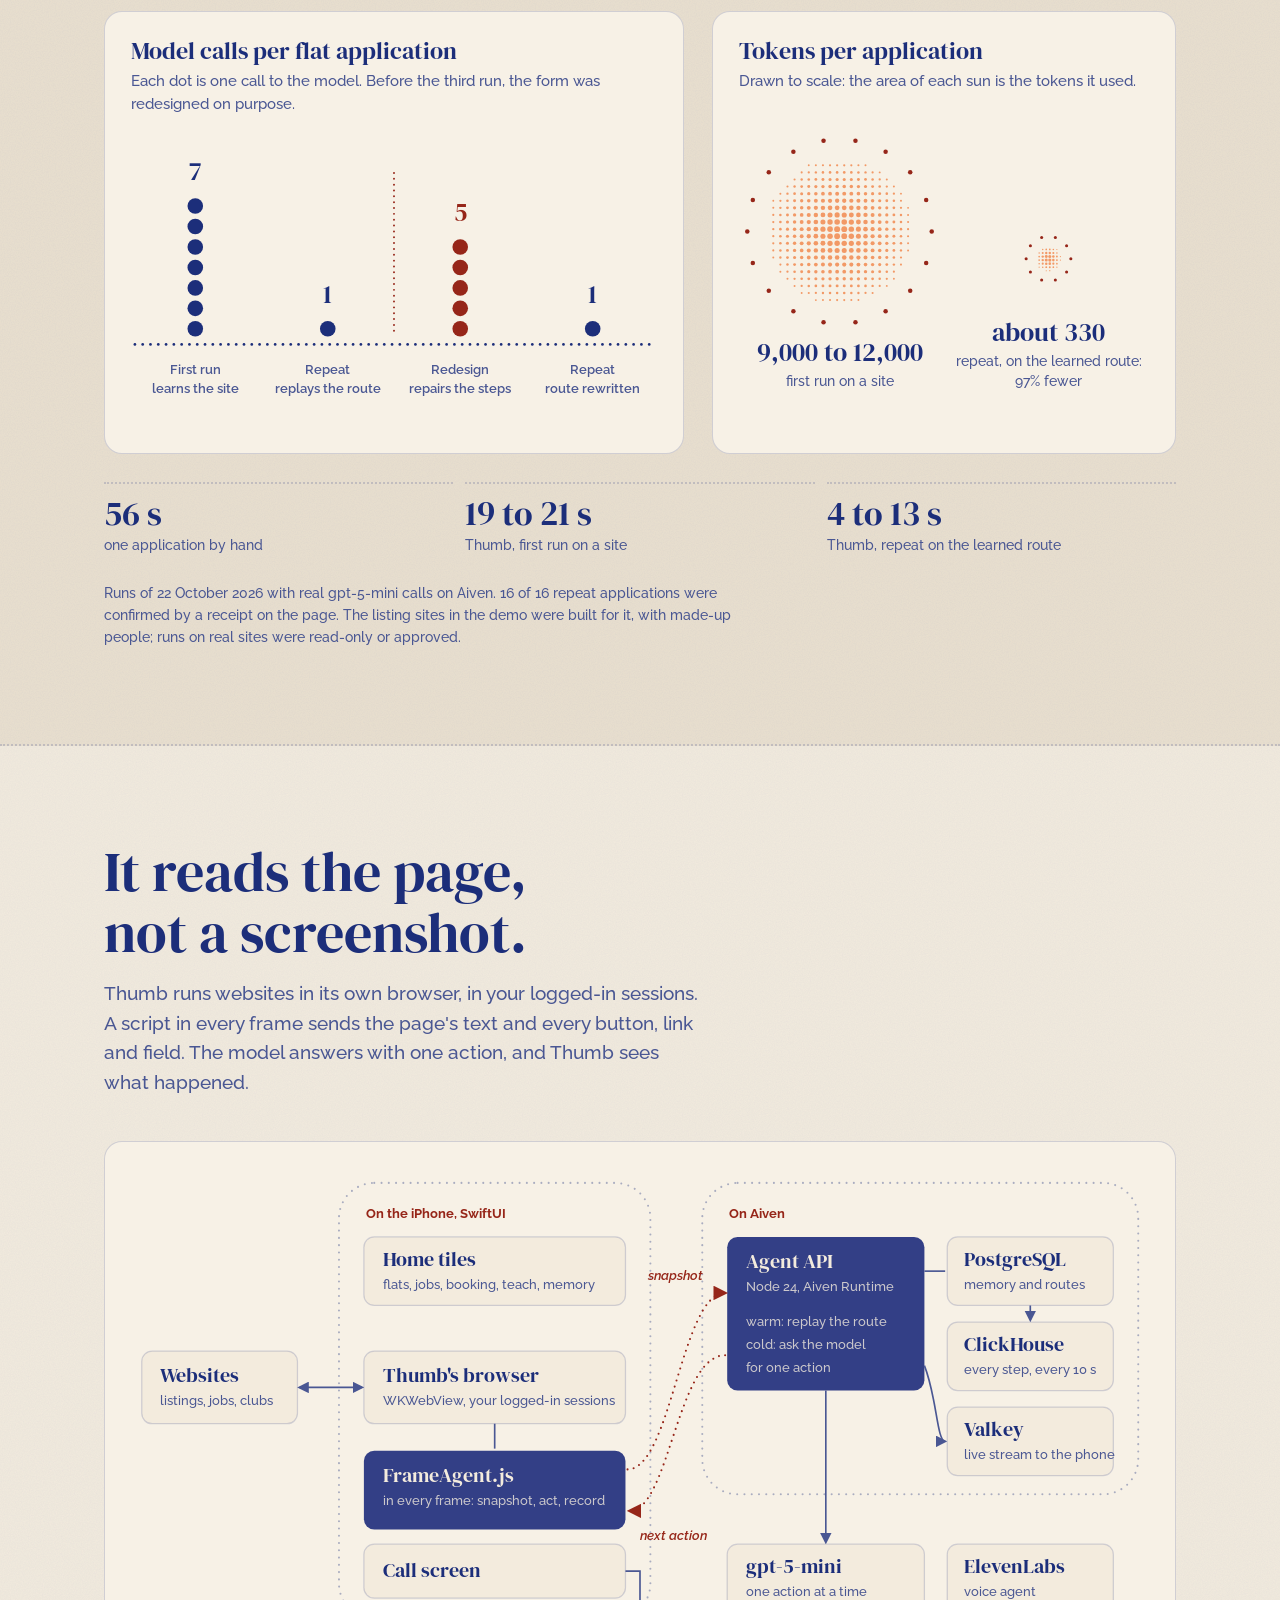
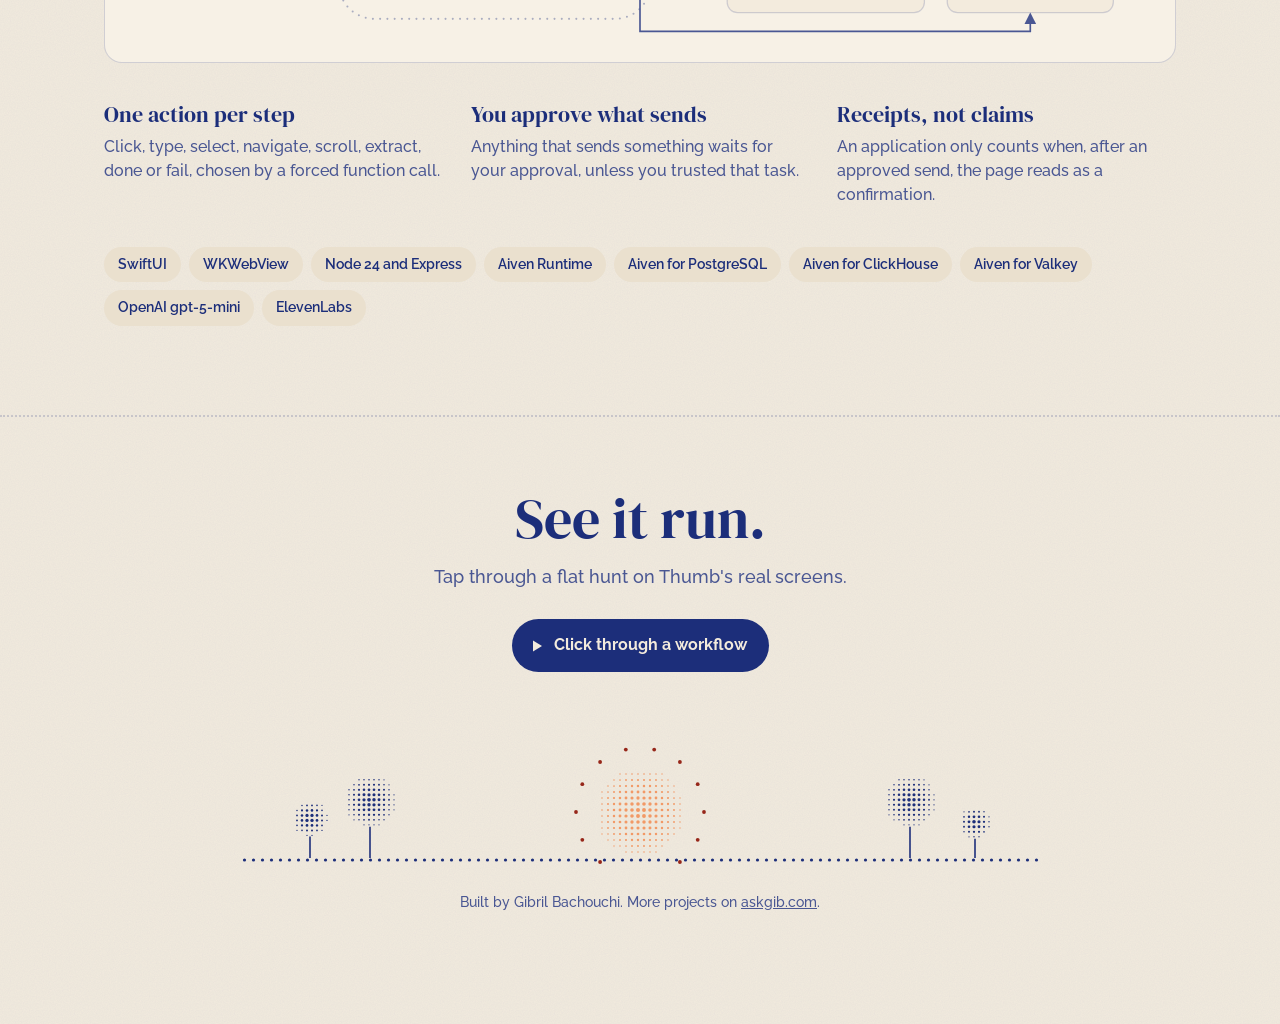
<file: thumb/index.html>
<!doctype html>
<html lang="en">
<head>
<meta charset="utf-8">
<meta name="viewport" content="width=device-width, initial-scale=1, viewport-fit=cover">
<title>Thumb</title>
<meta name="description" content="Thumb is an iPhone agent that taps through your web tasks in your own logged-in sessions, learns each site, and makes the call when a website can't help.">
<meta name="theme-color" content="#F3EBDD">
<link rel="icon" href="img/icon.svg" type="image/svg+xml">
<link rel="apple-touch-icon" href="img/app-icon.png">
<link rel="preconnect" href="https://fonts.googleapis.com">
<link rel="preconnect" href="https://fonts.gstatic.com" crossorigin>
<link rel="stylesheet" href="https://fonts.googleapis.com/css2?family=DM+Serif+Display&family=Raleway:wght@500;600;700&display=swap">
<style>
/* Thumb's own tokens, from the app's theme.css */
:root {
  --paper: #F3EBDD;
  --paper-2: #EAE0CE;
  --card: #F7F1E6;
  --ink: #1C2E7A;
  --ink-soft: #4A5793;
  --rust: #962619;
  --rust-soft: #C9573D;
  --sun: #F29966;
  --line: rgba(28, 46, 122, .18);
  --radius: 10px;
  --title: "DM Serif Display", Georgia, serif;
  --text: "Raleway", -apple-system, "Helvetica Neue", sans-serif;
  --grain: url("data:image/svg+xml;utf8,<svg xmlns='http://www.w3.org/2000/svg' width='160' height='160'><filter id='n'><feTurbulence type='fractalNoise' baseFrequency='.85' numOctaves='3' stitchTiles='stitch'/><feColorMatrix values='0 0 0 0 0.11  0 0 0 0 0.18  0 0 0 0 0.48  0 0 0 .07 0'/></filter><rect width='100%' height='100%' filter='url(%23n)'/></svg>");
  color-scheme: light;
}
* { box-sizing: border-box; }
html { scroll-behavior: smooth; -webkit-text-size-adjust: 100%; overflow-x: clip; }
body {
  margin: 0;
  background: var(--paper) var(--grain);
  color: var(--ink);
  font: 500 17px/1.55 var(--text);
  -webkit-font-smoothing: antialiased;
  overflow-x: clip;
}
h1, h2, h3 { font-family: var(--title); font-weight: 400; margin: 0; line-height: 1.08; }
p { margin: 0; }
a { color: inherit; }
img { display: block; max-width: 100%; }
.soft { color: var(--ink-soft); }
:focus-visible { outline: 2px solid var(--rust); outline-offset: 3px; border-radius: 6px; }

.wrap { max-width: 1120px; margin: 0 auto; padding: 0 24px; }

/* ── Hero: the app's home landscape, with the phone standing on the horizon ── */
.hero { position: relative; padding: 40px 0 0; overflow: hidden; }
.brand { display: flex; align-items: center; gap: 12px; }
.brand img { width: 44px; height: 44px; border-radius: 11px; box-shadow: 0 1px 0 var(--line); }
.brand span { font-family: var(--title); font-size: 26px; }
.hero-grid { display: grid; grid-template-columns: 1fr 1fr; gap: 40px; align-items: center; margin-top: 36px; }
.hero h1 { font-size: clamp(52px, 7vw, 92px); letter-spacing: -.01em; text-wrap: balance; }
.hero .lede { font-size: clamp(19px, 2.1vw, 23px); line-height: 1.45; margin: 22px 0 30px; max-width: 30ch; color: var(--ink-soft); }
.hero .lede b { color: var(--ink); font-weight: 600; }
.cta { display: inline-flex; align-items: center; gap: 10px; padding: 14px 22px 14px 18px; border-radius: 999px; background: var(--ink); color: var(--paper); font-weight: 700; font-size: 16px; text-decoration: none; }
.cta svg { width: 14px; height: 14px; }
.cta:hover { background: #24398f; }
.cta-note { display: block; margin-top: 12px; font-size: 14px; color: var(--ink-soft); }
.hero-facts { display: flex; gap: 28px; flex-wrap: wrap; margin: 44px 0 56px; font-size: 14px; color: var(--ink-soft); }
.hero-facts b { display: block; font-family: var(--title); font-weight: 400; font-size: 21px; color: var(--ink); }

.scene { position: relative; height: 640px; }
.scene svg.land { position: absolute; left: -60px; right: -60px; bottom: 0; width: calc(100% + 120px); height: 340px; }
.scene .phone { position: absolute; left: 34%; bottom: 52px; transform: translateX(-50%); width: 262px; }

/* ── The phone frame (used in the hero and the sticky walk-through) ── */
.phone { aspect-ratio: 599 / 1300; padding: 9px; border-radius: 44px; background: #10173d; box-shadow: 0 30px 50px -28px rgba(28, 46, 122, .55), inset 0 0 0 2px #2b3466; }
.phone .glass { position: relative; width: 100%; height: 100%; border-radius: 36px; overflow: hidden; background: var(--paper); }
.phone .glass img { position: absolute; inset: 0; width: 100%; height: 100%; object-fit: cover; transition: opacity .35s ease; }

/* ── Walk-through: sticky phone, steps scroll beside it ── */
.walk { padding: 96px 0 40px; border-top: 2px dotted var(--line); }
.walk-head { max-width: 640px; }
.walk-head h2 { font-size: clamp(36px, 5vw, 56px); }
.walk-head p { margin-top: 14px; font-size: 19px; color: var(--ink-soft); }
.walk-grid { display: grid; grid-template-columns: 300px 1fr; gap: 72px; margin-top: 56px; }
.walk-phone { position: sticky; top: 7vh; align-self: start; }
.walk-phone .phone { width: 300px; }
.pager { display: flex; gap: 7px; justify-content: center; margin-top: 18px; }
.pager i { width: 9px; height: 9px; border-radius: 50%; background: var(--line); transition: background .25s; }
.pager i.on { background: var(--rust); }
.steps { list-style: none; margin: 0; padding: 0; }
.step { min-height: 74vh; display: flex; flex-direction: column; justify-content: center; max-width: 470px; opacity: .38; transition: opacity .3s; }
.step.on { opacity: 1; }
.step .n { font-weight: 700; font-size: 14px; color: var(--rust); margin-bottom: 10px; }
.step h3 { font-size: clamp(30px, 3.6vw, 42px); margin-bottom: 14px; }
.step p { font-size: 18px; color: var(--ink-soft); }
.step .shot { display: none; }

/* ── Tasks: the app's home tiles ── */
.tasks { padding: 96px 0; border-top: 2px dotted var(--line); }
.tasks h2 { font-size: clamp(36px, 5vw, 56px); max-width: 16ch; }
.tiles { display: grid; grid-template-columns: repeat(3, 1fr); gap: 16px; margin-top: 44px; }
.tile { position: relative; overflow: hidden; background: var(--card); border: 1px solid var(--line); border-radius: 18px; padding: 22px 22px 24px; min-height: 250px; display: flex; flex-direction: column; }
.tile .ico { width: 52px; height: 52px; border-radius: 50%; background: var(--paper-2); display: grid; place-items: center; }
.tile .ico svg { width: 24px; height: 24px; stroke: var(--ink); fill: none; stroke-width: 1.8; stroke-linecap: round; stroke-linejoin: round; }
.tile h3 { font-size: 27px; margin: 34px 0 8px; }
.tile p { font-size: 15.5px; line-height: 1.5; color: var(--ink-soft); margin-bottom: 18px; }
.tile .m { margin-top: auto; padding-top: 12px; border-top: 2px dotted var(--line); font-size: 14px; font-weight: 600; color: var(--ink); }
.tile.lead { background: #333f86; border-color: #333f86; color: var(--paper); }
.tile.lead .ico { background: rgba(243, 235, 221, .14); }
.tile.lead .ico svg { stroke: var(--paper); }
.tile.lead p { color: rgba(243, 235, 221, .78); }
.tile.lead .m { color: var(--paper); border-top-color: rgba(243, 235, 221, .25); }
.tile.lead .corner { position: absolute; top: -6px; right: -6px; width: 104px; height: 104px; }

/* ── Learning: the signature figure ── */
.learn { padding: 96px 0; background: var(--paper-2) var(--grain); border-top: 2px dotted var(--line); border-bottom: 2px dotted var(--line); }
.learn h2 { font-size: clamp(36px, 5vw, 56px); max-width: 15ch; }
.learn .intro { margin-top: 16px; font-size: 19px; color: var(--ink-soft); max-width: 46ch; }
.fig { display: grid; grid-template-columns: 1.25fr 1fr; gap: 28px; margin-top: 48px; }
.panel { background: var(--card); border: 1px solid var(--line); border-radius: 18px; padding: 26px; }
.panel h3 { font-size: 24px; }
.panel .sub { margin-top: 6px; font-size: 15px; color: var(--ink-soft); }
.panel svg { display: block; width: 100%; height: auto; margin-top: 18px; }
.panel svg text { font-family: var(--text); fill: var(--ink-soft); font-size: 13px; font-weight: 600; }
.panel svg text.big { font-family: var(--title); fill: var(--ink); font-size: 26px; font-weight: 400; }
.panel svg text.rust { fill: var(--rust); }
.sun-fig { display: grid; grid-template-columns: 1fr 1fr; align-items: end; gap: 8px; margin-top: 18px; text-align: center; }
.sun-fig svg { margin: 0 auto; }
.sun-fig b { display: block; font-family: var(--title); font-weight: 400; font-size: 26px; }
.sun-fig span { display: block; font-size: 14px; color: var(--ink-soft); line-height: 1.4; }
.time-row { display: grid; grid-template-columns: 1fr 1fr 1fr; gap: 12px; margin-top: 28px; }
.time-row div { border-top: 2px dotted var(--line); padding-top: 12px; }
.time-row b { display: block; font-family: var(--title); font-weight: 400; font-size: 34px; line-height: 1; }
.time-row span { display: block; margin-top: 6px; font-size: 14px; color: var(--ink-soft); line-height: 1.4; }
.footnote { margin-top: 28px; font-size: 14px; color: var(--ink-soft); max-width: 70ch; }

/* ── Inside: architecture in the app's language ── */
.inside { padding: 96px 0 72px; }
.inside h2 { font-size: clamp(36px, 5vw, 56px); max-width: 17ch; }
.inside .intro { margin-top: 16px; font-size: 19px; color: var(--ink-soft); max-width: 50ch; }
.arch { margin-top: 44px; background: var(--card); border: 1px solid var(--line); border-radius: 18px; padding: 16px; overflow-x: auto; }
.arch svg { display: block; width: 100%; min-width: 760px; height: auto; }
.arch .zone { fill: none; stroke: var(--ink); stroke-opacity: .35; stroke-width: 2; stroke-dasharray: 0 7; stroke-linecap: round; }
.arch .box { fill: var(--paper); stroke: var(--line); stroke-width: 1.2; }
.arch .fill { fill: #333f86; }
.arch .t { font: 400 19px var(--title); fill: var(--ink); }
.arch .s { font: 500 13px var(--text); fill: var(--ink-soft); }
.arch .tw { font: 400 19px var(--title); fill: var(--paper); }
.arch .sw { font: 500 13px var(--text); fill: rgba(243, 235, 221, .8); }
.arch .z { font: 700 13px var(--text); fill: var(--rust); }
.arch .ln { stroke: var(--ink-soft); stroke-width: 1.6; fill: none; }
.arch .loop { stroke: var(--rust); stroke-width: 2; fill: none; stroke-dasharray: 0 6; stroke-linecap: round; }
.arch .lb { font: italic 600 13px var(--text); fill: var(--rust); }
.rules { display: grid; grid-template-columns: repeat(3, 1fr); gap: 28px; margin-top: 40px; }
.rules h3 { font-size: 22px; margin-bottom: 8px; }
.rules p { font-size: 15.5px; color: var(--ink-soft); }
.stack { display: flex; flex-wrap: wrap; gap: 8px; margin-top: 40px; list-style: none; padding: 0; }
.stack li { padding: 7px 14px; border-radius: 999px; background: var(--paper-2); font-size: 14px; font-weight: 600; }

/* ── Ending: the horizon again ── */
.end { position: relative; padding: 72px 0 110px; border-top: 2px dotted var(--line); text-align: center; overflow: hidden; }
.end h2 { font-size: clamp(36px, 5vw, 56px); }
.end p { margin: 14px auto 28px; font-size: 18px; color: var(--ink-soft); max-width: 40ch; }
.end svg.land { display: block; width: 100%; max-width: 900px; height: 150px; margin: 48px auto 0; }
.end .foot { font-size: 14px; color: var(--ink-soft); margin: 22px auto 0; }

/* ── The pill tab bar, as in the app ── */
.tabbar { position: fixed; left: 50%; bottom: max(14px, env(safe-area-inset-bottom)); transform: translateX(-50%); z-index: 20; display: flex; gap: 4px; padding: 5px; border-radius: 999px; background: rgba(250, 245, 236, .92); border: 1px solid var(--line); box-shadow: 0 10px 26px -14px rgba(28, 46, 122, .45); backdrop-filter: blur(10px); -webkit-backdrop-filter: blur(10px); }
.tabbar a { display: flex; flex-direction: column; align-items: center; gap: 2px; min-width: 76px; padding: 7px 12px 6px; border-radius: 999px; font-size: 12px; font-weight: 700; text-decoration: none; color: var(--ink); }
.tabbar a svg { width: 20px; height: 20px; }
.tabbar a.on { background: var(--paper-2); }

@media (max-width: 900px) {
  .hero-grid { grid-template-columns: 1fr; gap: 0; }
  .scene { height: 470px; }
  .scene .phone { width: 200px; }
  .walk-grid { grid-template-columns: 1fr; gap: 0; margin-top: 24px; }
  .walk-phone { display: none; }
  .step { min-height: 0; opacity: 1; padding: 36px 0; border-bottom: 2px dotted var(--line); max-width: none; }
  .step .shot { display: block; width: 210px; margin: 22px auto 0; }
  .tiles { grid-template-columns: 1fr 1fr; }
  .fig { grid-template-columns: 1fr; }
  .scene .phone { left: 50%; }
  .rules { grid-template-columns: 1fr; gap: 22px; }
}
@media (max-width: 560px) {
  .wrap { padding: 0 18px; }
  .tiles { grid-template-columns: 1fr; }
  .tile { min-height: 0; }
  .tile h3 { margin-top: 22px; }
  .time-row b { font-size: 26px; }
  .panel { padding: 22px 18px; }
  .panel svg text { font-size: 19px; }
  .panel svg text.big { font-size: 34px; }
  .panel svg text.subl { display: none; }
  .sun-fig svg { width: 100%; max-width: 150px; height: auto; }
  .sun-fig b { font-size: 21px; }
  .tabbar a { min-width: 0; padding: 7px 10px 6px; }
}
@media (prefers-reduced-motion: reduce) {
  html { scroll-behavior: auto; }
  .phone .glass img, .step, .pager i { transition: none; }
}
</style>
</head>
<body>

<header class="hero" id="top">
  <div class="wrap">
    <div class="brand"><img src="img/app-icon.png" alt="" width="44" height="44"><span>Thumb</span></div>
    <div class="hero-grid">
      <div>
        <h1>Your phone, on autopilot.</h1>
        <p class="lede"><b>Thumb taps through your web tasks while you sit on the train,</b> learns each site, and makes the call when a website can't help.</p>
        <a class="cta" href="https://gibouu.github.io/thumb/"><svg viewBox="0 0 14 14" aria-hidden="true"><path d="M3 1.5v11l9-5.5z" fill="currentColor"/></svg>Click through a workflow</a>
        <span class="cta-note">Flat hunting, start to finish, on real screens from the app.</span>
        <div class="hero-facts">
          <div><b>One day</b>to build, at Future Founders: Data-Centric Agents, by Aiven and ElevenLabs</div>
          <div><b>Native iPhone</b>with an agent API on Aiven</div>
        </div>
      </div>
      <div class="scene" aria-hidden="true">
        <svg class="land" id="heroLand" viewBox="0 0 800 340" preserveAspectRatio="xMidYMax slice"></svg>
        <div class="phone"><div class="glass"><img src="img/step1.jpg" alt=""></div></div>
      </div>
    </div>
  </div>
</header>

<main>
  <section class="walk" id="walk">
    <div class="wrap">
      <div class="walk-head">
        <h2>One flat hunt, start to finish.</h2>
        <p>These are the app's own screens, recorded on an iPhone.</p>
      </div>
      <div class="walk-grid">
        <div class="walk-phone" aria-hidden="true">
          <div class="phone"><div class="glass" id="walkGlass"></div></div>
          <div class="pager" id="pager"></div>
        </div>
        <ol class="steps" id="steps">
          <li class="step" data-img="img/step1.jpg"><span class="n">Home</span><h3>What should Thumb do?</h3><p>Home is a set of tasks. Teach Thumb sits first; flat hunting and appointments are examples. Anything you teach becomes a new tile.</p><img class="shot phone" src="img/step1.jpg" alt="Thumb's home screen with task tiles" loading="lazy"></li>
          <li class="step" data-img="img/step2.jpg"><span class="n">Set up</span><h3>Tell it once.</h3><p>Your details, the message you'd send, what you want and which websites to watch.</p><img class="shot phone" src="img/step2.jpg" alt="The flat hunting set-up screen" loading="lazy"></li>
          <li class="step" data-img="img/step3.jpg"><span class="n">Read</span><h3>Thumb reads each site.</h3><p>It opens every listing site in the phone's own browser and reads it the way you would. No API and no site-specific code.</p><img class="shot phone" src="img/step3.jpg" alt="Thumb reading a listing site" loading="lazy"></li>
          <li class="step" data-img="img/step4.jpg"><span class="n">Choose</span><h3>Five flats fit.</h3><p>Duplicates removed, every flat scored against your profile. One tap applies to all of them, once you approve.</p><img class="shot phone" src="img/step4.jpg" alt="Five scored flats ready to apply" loading="lazy"></li>
          <li class="step" data-img="img/step5.jpg"><span class="n">Apply</span><h3>It works on its own.</h3><p>The fingertip taps through each landlord's form: your details, a message written for that flat. A route chip means a step replayed from what Thumb already learned.</p><img class="shot phone" src="img/step5.jpg" alt="Thumb filling a landlord's contact form" loading="lazy"></li>
          <li class="step" data-img="img/step6.jpg"><span class="n">Confirm</span><h3>Only counts with a receipt.</h3><p>A flat is marked applied only when the site shows a confirmation.</p><img class="shot phone" src="img/step6.jpg" alt="Applications confirmed by receipts" loading="lazy"></li>
          <li class="step" data-img="img/call.jpg"><span class="n">Call</span><h3>And it makes the call.</h3><p>When a listing only has a phone number, an ElevenLabs voice agent calls. It says up front that it is your AI assistant.</p><img class="shot phone" src="img/call.jpg" alt="Thumb's call screen" loading="lazy"></li>
          <li class="step" data-img="img/call-notes.jpg"><span class="n">File</span><h3>Call notes, filed.</h3><p>The answers to your questions go back into memory, next to the flat.</p><img class="shot phone" src="img/call-notes.jpg" alt="Notes from the call, saved with the flat" loading="lazy"></li>
        </ol>
      </div>
    </div>
  </section>

  <section class="tasks" id="tasks">
    <div class="wrap">
      <h2>What should Thumb do?</h2>
      <div class="tiles">
        <article class="tile lead">
          <svg class="corner" id="corner" viewBox="0 0 104 104" aria-hidden="true"></svg>
          <div class="ico"><svg viewBox="0 0 24 24"><circle cx="12" cy="12" r="8"/><circle cx="12" cy="12" r="3" fill="currentColor"/></svg></div>
          <h3>Teach Thumb</h3>
          <p>Do any task once in Thumb's browser. It records the steps, never passwords, and turns them into a tile it replays.</p>
          <div class="m">A recorded booking replayed in 37 ms, 0 model calls</div>
        </article>
        <article class="tile">
          <div class="ico"><svg viewBox="0 0 24 24"><path d="M4 11l8-6 8 6v8a1 1 0 0 1-1 1H5a1 1 0 0 1-1-1z"/><path d="M10 20v-6h4v6"/></svg></div>
          <h3>Flat hunting</h3>
          <p>Reads every listing site, removes duplicates, scores each flat against your profile and applies to the ones you approve.</p>
          <div class="m">11 s on a repeat, against 56 s by hand</div>
        </article>
        <article class="tile">
          <div class="ico"><svg viewBox="0 0 24 24"><rect x="4" y="7" width="16" height="12" rx="2"/><path d="M9 7V5h6v2"/></svg></div>
          <h3>Job applications</h3>
          <p>Says in one line whether a job fits, then fills the whole multi-step application.</p>
          <div class="m">Fit judged in 0.4 s per job</div>
        </article>
        <article class="tile">
          <div class="ico"><svg viewBox="0 0 24 24"><rect x="4" y="5" width="16" height="15" rx="2"/><path d="M4 10h16M9 3v4M15 3v4"/></svg></div>
          <h3>The weekly website</h3>
          <p>Watches for the moment booking opens on an old club website and books a place.</p>
          <div class="m">Slot 1 of 20, 3.3 s after opening, 0 model calls</div>
        </article>
        <article class="tile">
          <div class="ico"><svg viewBox="0 0 24 24"><path d="M6 4h3l2 5-2 1a11 11 0 0 0 5 5l1-2 5 2v3a2 2 0 0 1-2 2A16 16 0 0 1 4 6a2 2 0 0 1 2-2z"/></svg></div>
          <h3>Call the landlord</h3>
          <p>A voice agent in your cloned voice says it is your AI assistant, asks your questions and files the answers.</p>
          <div class="m">ElevenLabs voice agent</div>
        </article>
        <article class="tile">
          <div class="ico"><svg viewBox="0 0 24 24"><path d="M20 12a8 8 0 1 1-2.3-5.7"/><path d="M20 4v5h-5"/></svg></div>
          <h3>Self-repair</h3>
          <p>When a site changes, the old route breaks. The model takes over only the changed steps, and the route is rewritten.</p>
          <div class="m">7 → 1 → 5 → 1 model calls</div>
        </article>
      </div>
    </div>
  </section>

  <section class="learn" id="learn">
    <div class="wrap">
      <h2>The first time costs a model. Then it learns the way.</h2>
      <p class="intro">A run that ends on a real receipt becomes the route for that site. The next run replays it and asks the model only for what changes, like the message for each flat.</p>
      <div class="fig">
        <div class="panel">
          <h3>Model calls per flat application</h3>
          <p class="sub">Each dot is one call to the model. Before the third run, the form was redesigned on purpose.</p>
          <svg id="calls" viewBox="0 0 540 300" role="img" aria-label="Model calls per run: 7 on the first run, 1 on the repeat, 5 after the form redesign, 1 after the route is rewritten."></svg>
        </div>
        <div class="panel">
          <h3>Tokens per application</h3>
          <p class="sub">Drawn to scale: the area of each sun is the tokens it used.</p>
          <div class="sun-fig">
            <div><svg id="sunBig" width="170" height="170" viewBox="0 0 170 170" aria-hidden="true"></svg><b>9,000 to 12,000</b><span>first run on a site</span></div>
            <div><svg id="sunSmall" width="170" height="170" viewBox="0 0 170 170" aria-hidden="true"></svg><b>about 330</b><span>repeat, on the learned route: 97% fewer</span></div>
          </div>
        </div>
      </div>
      <div class="time-row">
        <div><b>56 s</b><span>one application by hand</span></div>
        <div><b>19 to 21 s</b><span>Thumb, first run on a site</span></div>
        <div><b>4 to 13 s</b><span>Thumb, repeat on the learned route</span></div>
      </div>
      <p class="footnote">Runs of 22 October 2026 with real gpt-5-mini calls on Aiven. 16 of 16 repeat applications were confirmed by a receipt on the page. The listing sites in the demo were built for it, with made-up people; runs on real sites were read-only or approved.</p>
    </div>
  </section>

  <section class="inside" id="inside">
    <div class="wrap">
      <h2>It reads the page, not a screenshot.</h2>
      <p class="intro">Thumb runs websites in its own browser, in your logged-in sessions. A script in every frame sends the page's text and every button, link and field. The model answers with one action, and Thumb sees what happened.</p>
      <div class="arch">
        <svg viewBox="0 0 1000 470" role="img" aria-labelledby="archT">
          <title id="archT">On the iPhone, Thumb's browser runs FrameAgent.js in every frame and sends a snapshot to the agent API on Aiven Runtime. The API replays a learned route from PostgreSQL or asks gpt-5-mini for one action, and sends the next action back. ClickHouse keeps every step, Valkey streams live events to the phone, and ElevenLabs makes the calls.</title>
          <defs>
            <marker id="ah" viewBox="0 0 10 10" refX="8" refY="5" markerWidth="7" markerHeight="7" orient="auto-start-reverse"><path d="M0 0L10 5L0 10z" fill="#4A5793"/></marker>
            <marker id="ar" viewBox="0 0 10 10" refX="8" refY="5" markerWidth="7" markerHeight="7" orient="auto-start-reverse"><path d="M0 0L10 5L0 10z" fill="#962619"/></marker>
          </defs>

          <rect class="box" x="20" y="186" width="150" height="70" rx="10"/>
          <text class="t" x="38" y="216">Websites</text><text class="s" x="38" y="238">listings, jobs, clubs</text>

          <rect class="zone" x="210" y="24" width="300" height="420" rx="34"/>
          <text class="z" x="236" y="58">On the iPhone, SwiftUI</text>
          <rect class="box" x="234" y="76" width="252" height="66" rx="10"/>
          <text class="t" x="252" y="104">Home tiles</text><text class="s" x="252" y="126">flats, jobs, booking, teach, memory</text>
          <rect class="box" x="234" y="186" width="252" height="70" rx="10"/>
          <text class="t" x="252" y="216">Thumb's browser</text><text class="s" x="252" y="238">WKWebView, your logged-in sessions</text>
          <rect class="fill" x="234" y="282" width="252" height="76" rx="10"/>
          <text class="tw" x="252" y="312">FrameAgent.js</text><text class="sw" x="252" y="334">in every frame: snapshot, act, record</text>
          <rect class="box" x="234" y="372" width="252" height="52" rx="10"/>
          <text class="t" x="252" y="404">Call screen</text>
          <path class="ln" d="M172 221H232" marker-start="url(#ah)" marker-end="url(#ah)"/>
          <path class="ln" d="M360 256V280"/>

          <rect class="zone" x="560" y="24" width="420" height="300" rx="34"/>
          <text class="z" x="586" y="58">On Aiven</text>
          <rect class="fill" x="584" y="76" width="190" height="148" rx="10"/>
          <text class="tw" x="602" y="106">Agent API</text>
          <text class="sw" x="602" y="128">Node 24, Aiven Runtime</text>
          <text class="sw" x="602" y="162">warm: replay the route</text>
          <text class="sw" x="602" y="184">cold: ask the model</text>
          <text class="sw" x="602" y="206">for one action</text>
          <rect class="box" x="796" y="76" width="160" height="66" rx="10"/>
          <text class="t" x="812" y="104">PostgreSQL</text><text class="s" x="812" y="126">memory and routes</text>
          <rect class="box" x="796" y="158" width="160" height="66" rx="10"/>
          <text class="t" x="812" y="186">ClickHouse</text><text class="s" x="812" y="208">every step, every 10 s</text>
          <rect class="box" x="796" y="240" width="160" height="66" rx="10"/>
          <text class="t" x="812" y="268">Valkey</text><text class="s" x="812" y="290">live stream to the phone</text>
          <path class="ln" d="M774 109H794"/>
          <path class="ln" d="M876 142V156" marker-end="url(#ah)"/>
          <path class="ln" d="M774 200C786 230 786 273 794 273" marker-end="url(#ah)"/>

          <path class="loop" d="M488 300C530 300 540 130 582 130" marker-end="url(#ar)"/>
          <path class="loop" d="M582 190C536 190 528 340 490 340" marker-end="url(#ar)"/>
          <text class="lb" x="508" y="118">snapshot</text>
          <text class="lb" x="500" y="368">next action</text>

          <rect class="box" x="584" y="372" width="190" height="66" rx="10"/>
          <text class="t" x="602" y="400">gpt-5-mini</text><text class="s" x="602" y="422">one action at a time</text>
          <path class="ln" d="M679 224V370" marker-end="url(#ah)"/>
          <rect class="box" x="796" y="372" width="160" height="66" rx="10"/>
          <text class="t" x="812" y="400">ElevenLabs</text><text class="s" x="812" y="422">voice agent</text>
          <path class="ln" d="M486 398H500V456H876V440" marker-end="url(#ah)"/>
        </svg>
      </div>
      <div class="rules">
        <div><h3>One action per step</h3><p>Click, type, select, navigate, scroll, extract, done or fail, chosen by a forced function call.</p></div>
        <div><h3>You approve what sends</h3><p>Anything that sends something waits for your approval, unless you trusted that task.</p></div>
        <div><h3>Receipts, not claims</h3><p>An application only counts when, after an approved send, the page reads as a confirmation.</p></div>
      </div>
      <ul class="stack" aria-label="Built with">
        <li>SwiftUI</li><li>WKWebView</li><li>Node 24 and Express</li><li>Aiven Runtime</li><li>Aiven for PostgreSQL</li><li>Aiven for ClickHouse</li><li>Aiven for Valkey</li><li>OpenAI gpt-5-mini</li><li>ElevenLabs</li>
      </ul>
    </div>
  </section>

  <section class="end">
    <div class="wrap">
      <h2>See it run.</h2>
      <p>Tap through a flat hunt on Thumb's real screens.</p>
      <a class="cta" href="https://gibouu.github.io/thumb/"><svg viewBox="0 0 14 14" aria-hidden="true"><path d="M3 1.5v11l9-5.5z" fill="currentColor"/></svg>Click through a workflow</a>
      <svg class="land" id="endLand" viewBox="0 0 800 150" preserveAspectRatio="xMidYMax meet" aria-hidden="true"></svg>
      <p class="foot">Built by Gibril Bachouchi. More projects on <a href="https://www.askgib.com/projects">askgib.com</a>.</p>
    </div>
  </section>
</main>

<nav class="tabbar" aria-label="Sections">
  <a href="#walk"><svg viewBox="0 0 20 20" aria-hidden="true"><circle cx="6" cy="6" r="3.4" fill="#1C2E7A"/><circle cx="14" cy="6" r="3.4" fill="#1C2E7A"/><circle cx="6" cy="14" r="3.4" fill="#1C2E7A"/><circle cx="14" cy="14" r="3.4" fill="#1C2E7A"/></svg>Run</a>
  <a href="#tasks"><svg viewBox="0 0 20 20" aria-hidden="true"><rect x="2.5" y="2.5" width="6.5" height="6.5" rx="1.6" fill="#1C2E7A"/><rect x="11" y="2.5" width="6.5" height="6.5" rx="1.6" fill="none" stroke="#1C2E7A" stroke-width="1.6"/><rect x="2.5" y="11" width="6.5" height="6.5" rx="1.6" fill="none" stroke="#1C2E7A" stroke-width="1.6"/><rect x="11" y="11" width="6.5" height="6.5" rx="1.6" fill="none" stroke="#1C2E7A" stroke-width="1.6"/></svg>Tasks</a>
  <a href="#learn"><svg viewBox="0 0 20 20" aria-hidden="true"><circle cx="4" cy="16" r="1.6" fill="#1C2E7A"/><circle cx="8" cy="12" r="1.9" fill="#1C2E7A"/><circle cx="12" cy="8.5" r="2.2" fill="#1C2E7A"/><circle cx="16" cy="4.5" r="2.5" fill="#962619"/></svg>Learns</a>
  <a href="#inside"><svg viewBox="0 0 20 20" aria-hidden="true"><rect x="5" y="2" width="10" height="16" rx="2.6" fill="none" stroke="#1C2E7A" stroke-width="1.6"/><circle cx="10" cy="10" r="2.2" fill="#962619"/></svg>Inside</a>
</nav>

<script>
(() => {
  const NS = "http://www.w3.org/2000/svg";
  const INK = "#1C2E7A", RUST = "#962619", SUN = "#F29966";
  const dot = (g, x, y, r, fill) => {
    const c = document.createElementNS(NS, "circle");
    c.setAttribute("cx", x.toFixed(1)); c.setAttribute("cy", y.toFixed(1));
    c.setAttribute("r", r.toFixed(2)); c.setAttribute("fill", fill);
    g.appendChild(c);
  };
  // A halftone disc: dots on a grid, bigger towards the centre, like the app's sun.
  const halftone = (g, cx, cy, R, step, fill, maxR) => {
    for (let y = cy - R; y <= cy + R; y += step)
      for (let x = cx - R; x <= cx + R; x += step) {
        const d = Math.hypot(x - cx, y - cy) / R;
        if (d <= 1) dot(g, x, y, Math.max(.35, maxR * (1 - d * .7)), fill);
      }
  };
  const sunRays = (g, cx, cy, R, n, fill, r) => {
    for (let i = 0; i < n; i++) {
      const a = (i / n) * Math.PI * 2;
      dot(g, cx + Math.cos(a) * R, cy + Math.sin(a) * R, r, fill);
    }
  };
  const tree = (g, x, base, R, step) => {
    const l = document.createElementNS(NS, "line");
    l.setAttribute("x1", x); l.setAttribute("x2", x);
    l.setAttribute("y1", base); l.setAttribute("y2", base - R * 1.2);
    l.setAttribute("stroke", INK); l.setAttribute("stroke-width", "1.6");
    g.appendChild(l);
    halftone(g, x, base - R * 1.2 - R, R, step, INK, step * .38);
  };
  const horizon = (g, y, w, gap, r) => { for (let x = gap / 2; x < w; x += gap) dot(g, x, y, r, INK); };

  // Hero landscape: dotted horizon, halftone trees, the sun behind the phone.
  const hero = document.getElementById("heroLand");
  if (hero) {
    halftone(hero, 560, 150, 62, 7, SUN, 2.6);
    sunRays(hero, 560, 150, 90, 18, RUST, 2.2);
    [[70, 24], [130, 34], [690, 32], [756, 20]].forEach(([x, R]) => tree(hero, x, 308, R, 6));
    horizon(hero, 310, 800, 9, 1.6);
  }
  const end = document.getElementById("endLand");
  if (end) {
    halftone(end, 400, 92, 44, 6, SUN, 2.1);
    sunRays(end, 400, 92, 64, 14, RUST, 1.9);
    [[70, 18], [130, 26], [670, 26], [735, 16]].forEach(([x, R]) => tree(end, x, 138, R, 5));
    horizon(end, 140, 800, 9, 1.6);
  }
  // The orange halftone corner of the lead tile, as on the app's home.
  const corner = document.getElementById("corner");
  if (corner) for (let y = 4; y < 104; y += 6) for (let x = 4; x < 104; x += 6) {
    const d = Math.hypot(104 - x, y) / 104;
    if (d < 1) dot(corner, x, y, Math.max(.3, 2.3 * (1 - d)), SUN);
  }

  // Signature figure 1: model calls per run, one dot per call.
  const calls = document.getElementById("calls");
  if (calls) {
    const runs = [
      { n: 7, label: "First run", sub: "learns the site" },
      { n: 1, label: "Repeat", sub: "replays the route" },
      { n: 5, label: "Redesign", sub: "repairs the steps", rust: true },
      { n: 1, label: "Repeat", sub: "route rewritten" },
    ];
    const base = 200, gapY = 21, colW = 136;
    horizon(calls, base + 16, 540, 8, 1.4);
    runs.forEach((r, i) => {
      const x = 66 + i * colW;
      for (let k = 0; k < r.n; k++) dot(calls, x, base - k * gapY, 8, r.rust ? RUST : INK);
      const t = (txt, y, cls) => {
        const e = document.createElementNS(NS, "text");
        e.setAttribute("x", x); e.setAttribute("y", y); e.setAttribute("text-anchor", "middle");
        if (cls) e.setAttribute("class", cls);
        e.textContent = txt; calls.appendChild(e);
      };
      t(String(r.n), base - r.n * gapY - 6, "big" + (r.rust ? " rust" : ""));
      t(r.label, base + 46);
      t(r.sub, base + 66, "subl");
    });
    // the redesign marker
    const m = document.createElementNS(NS, "line");
    m.setAttribute("x1", 66 + 1.5 * colW); m.setAttribute("x2", 66 + 1.5 * colW);
    m.setAttribute("y1", 40); m.setAttribute("y2", base + 6);
    m.setAttribute("stroke", RUST); m.setAttribute("stroke-width", "2");
    m.setAttribute("stroke-dasharray", "0 6"); m.setAttribute("stroke-linecap", "round");
    calls.appendChild(m);
  }

  // Signature figure 2: tokens as suns, area to scale (about 10,700 against about 330).
  const big = document.getElementById("sunBig"), small = document.getElementById("sunSmall");
  if (big && small) {
    const Rbig = 62, Rsmall = Rbig * Math.sqrt(330 / 10700);
    halftone(big, 85, 85, Rbig, 6, SUN, 2.6);
    sunRays(big, 85, 85, Rbig + 16, 18, RUST, 1.9);
    halftone(small, 85, 85 + 40, Rsmall, 3, SUN, 1.5);
    sunRays(small, 85, 85 + 40, Rsmall + 8, 10, RUST, 1.3);
  }

  // Walk-through: the sticky phone shows the step in view.
  const glass = document.getElementById("walkGlass"), pager = document.getElementById("pager");
  const steps = [...document.querySelectorAll(".step")];
  if (glass && steps.length) {
    const imgs = steps.map((s, i) => {
      const im = document.createElement("img");
      im.src = s.dataset.img; im.alt = ""; im.style.opacity = i ? 0 : 1;
      glass.appendChild(im);
      pager.appendChild(document.createElement("i"));
      return im;
    });
    const show = (at) => {
      imgs.forEach((im, j) => im.style.opacity = j === at ? 1 : 0);
      [...pager.children].forEach((p, j) => p.classList.toggle("on", j === at));
      steps.forEach((s, j) => s.classList.toggle("on", j === at));
    };
    show(0);
    const io = new IntersectionObserver((es) => es.forEach((e) => {
      if (e.isIntersecting) show(steps.indexOf(e.target));
    }), { rootMargin: "-45% 0px -45% 0px" });
    steps.forEach((s) => io.observe(s));
  }

  // Tab bar: mark the section in view.
  const tabs = [...document.querySelectorAll(".tabbar a")];
  const secs = tabs.map((a) => document.querySelector(a.getAttribute("href")));
  const tio = new IntersectionObserver((es) => es.forEach((e) => {
    if (e.isIntersecting) tabs.forEach((a, i) => a.classList.toggle("on", secs[i] === e.target));
  }), { rootMargin: "-40% 0px -55% 0px" });
  secs.forEach((s) => s && tio.observe(s));
})();
</script>
</body>
</html>
</file>
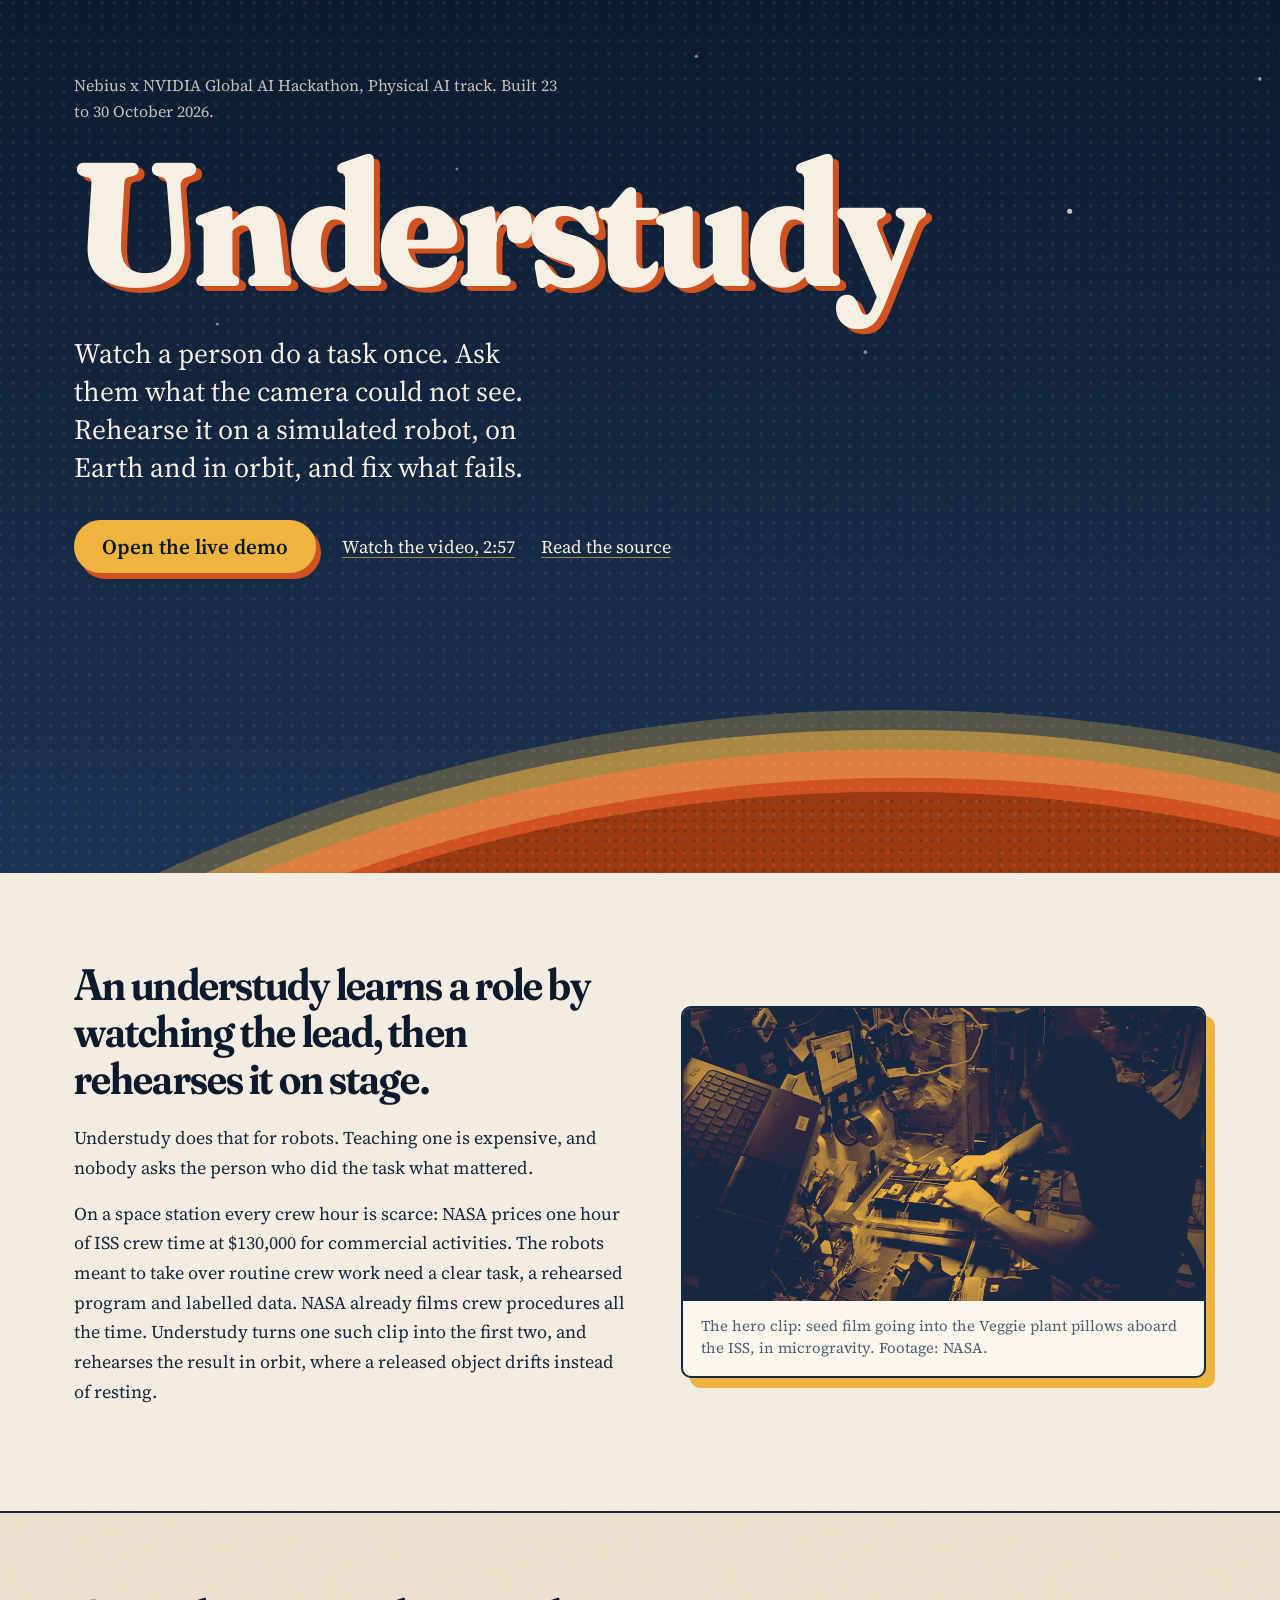
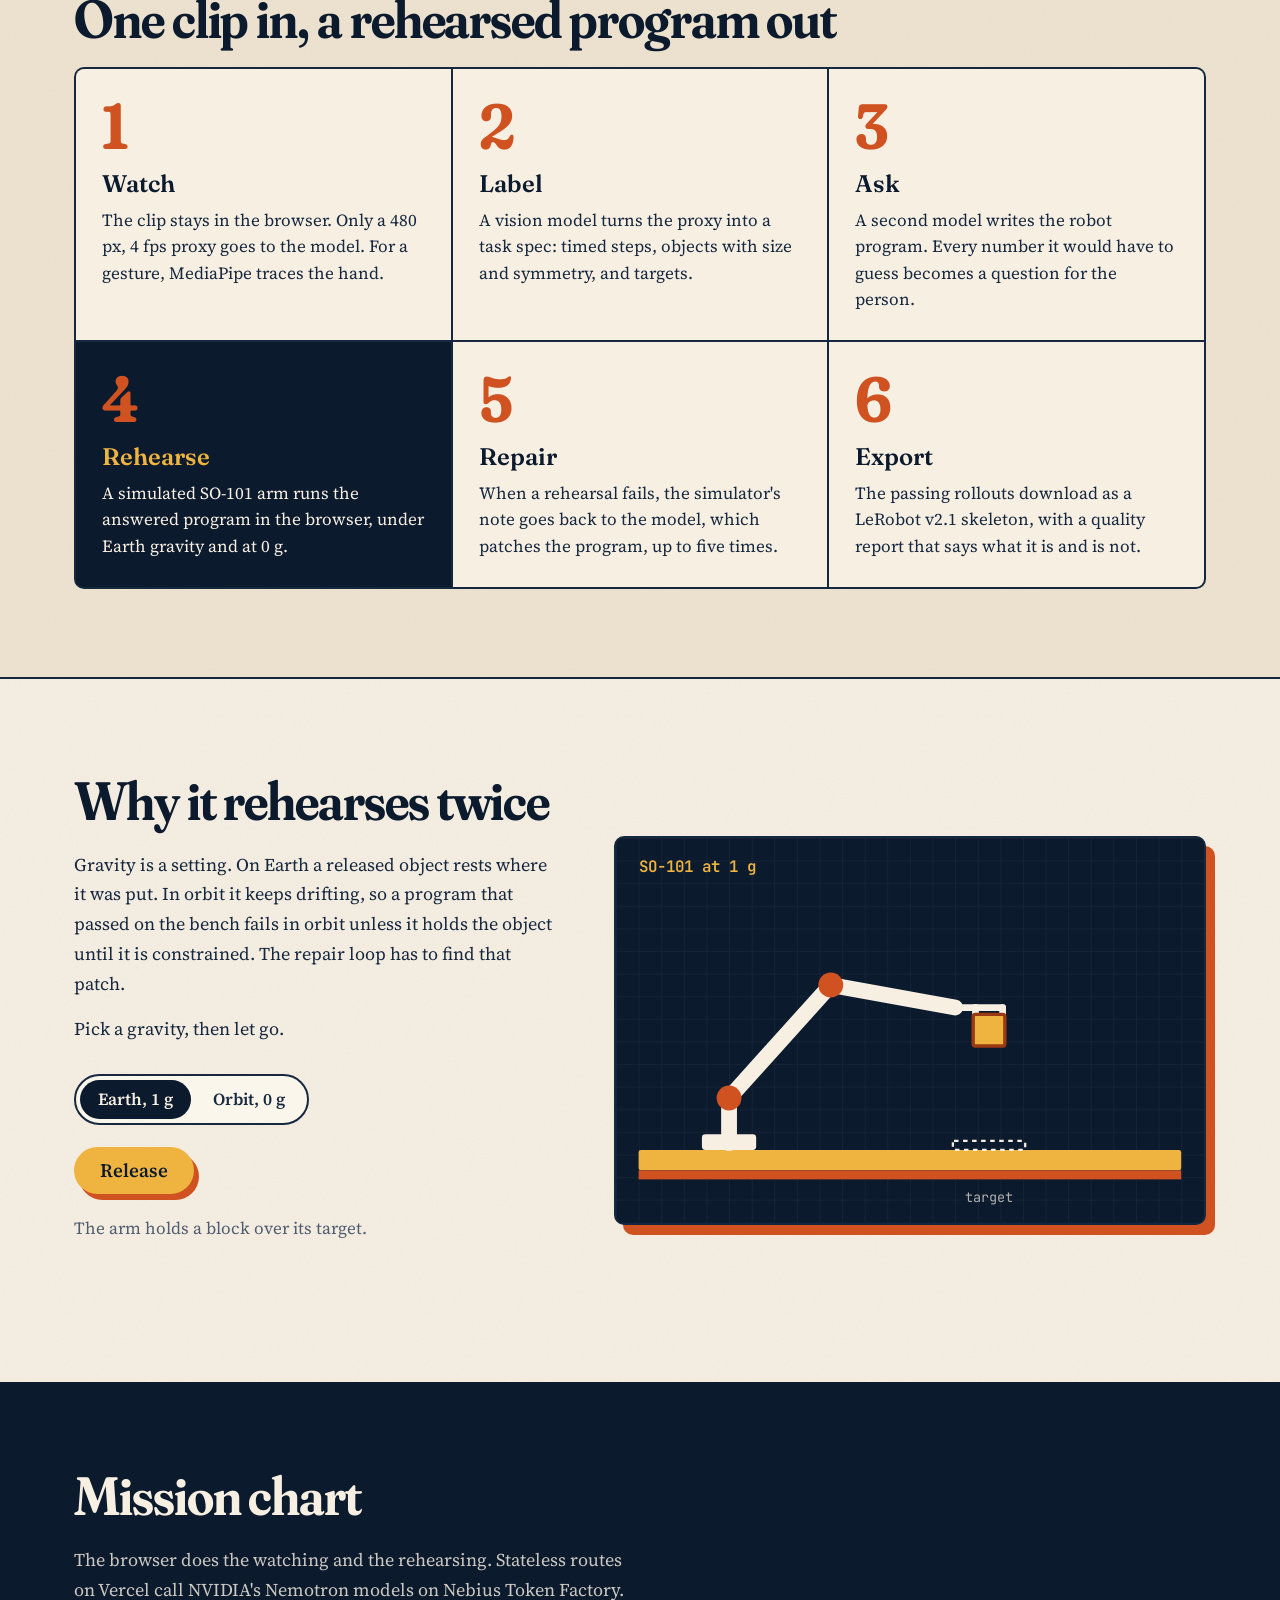
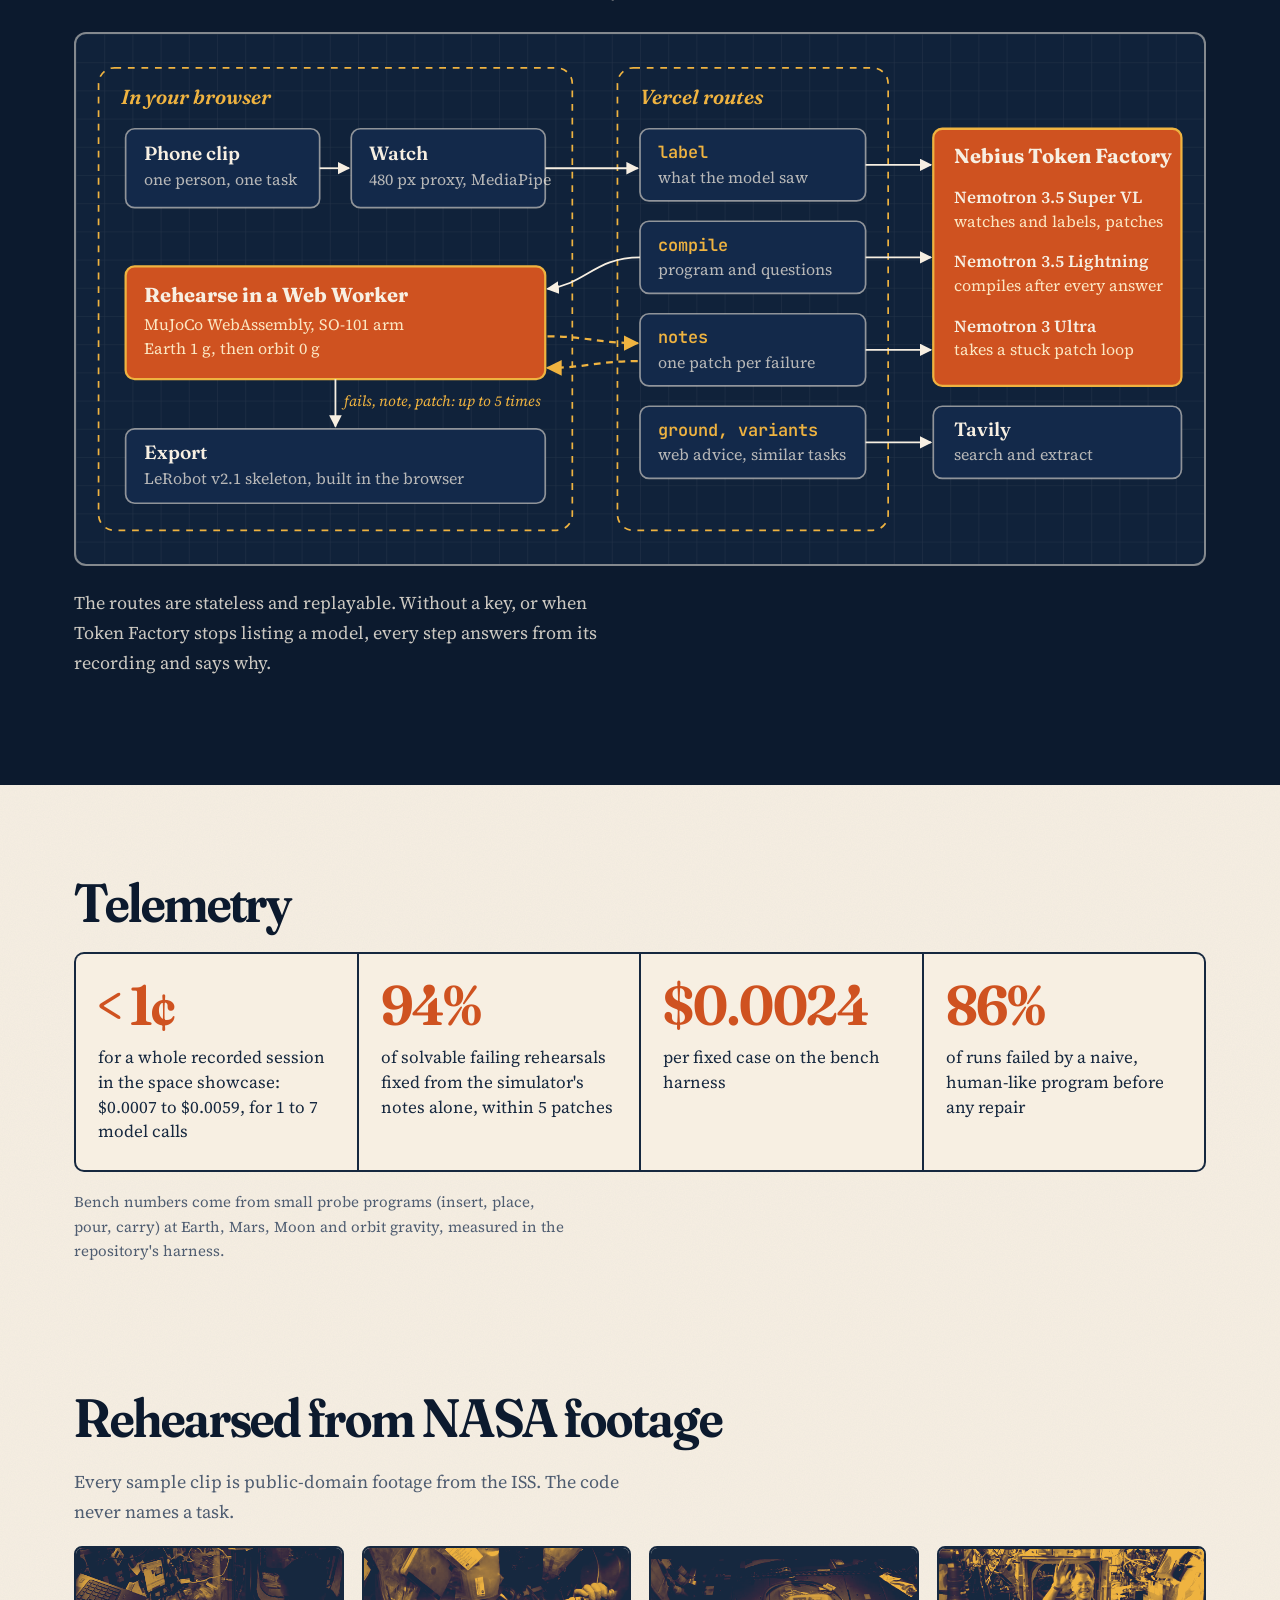
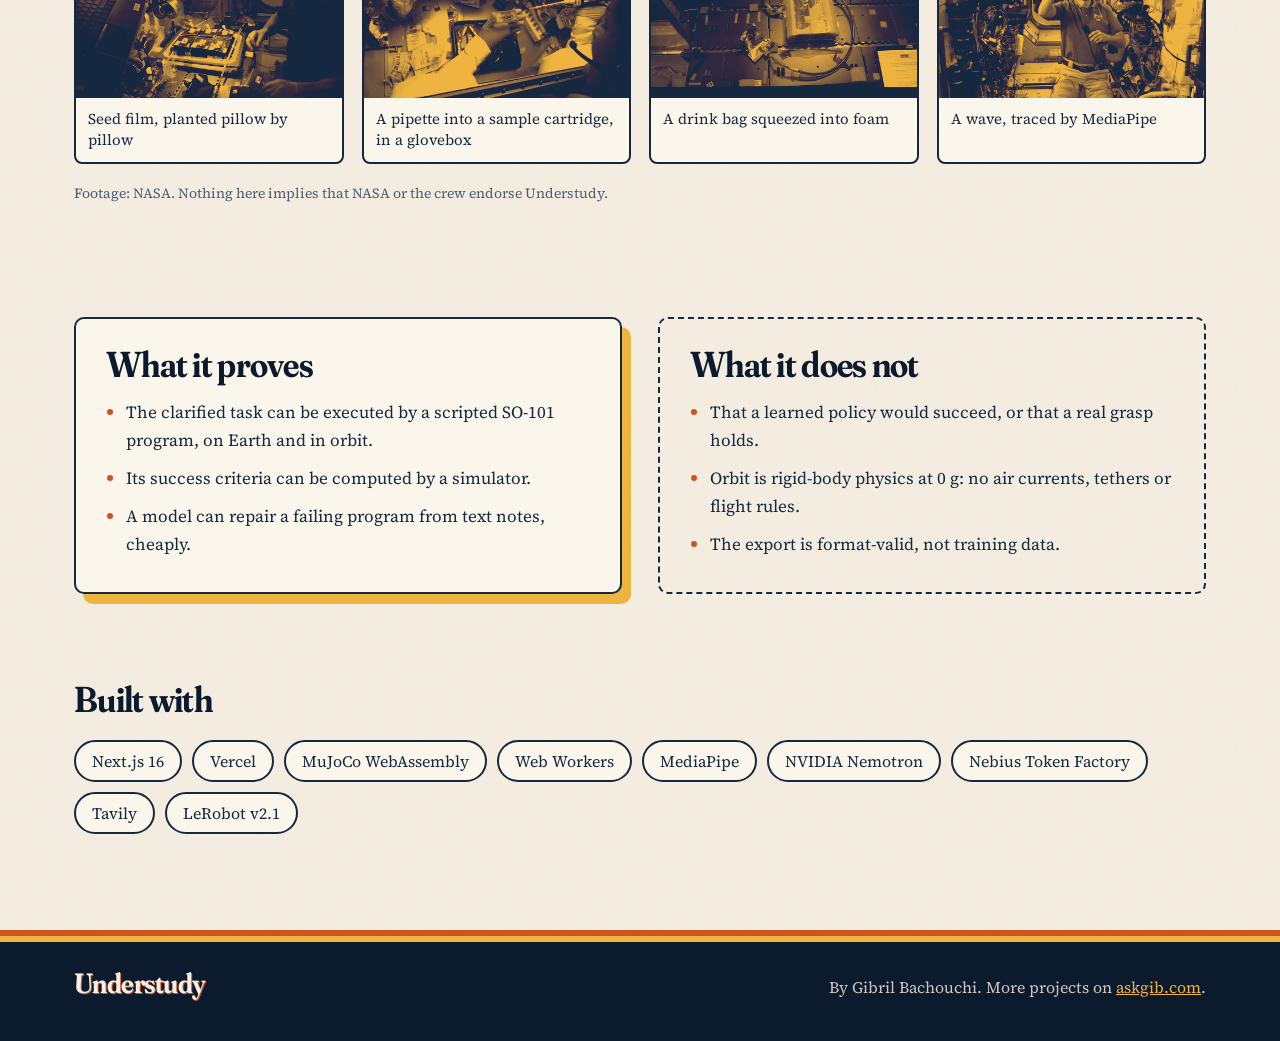
<file: understudy/index.html>
<!doctype html>
<html lang="en">
<head>
<meta charset="utf-8">
<meta name="viewport" content="width=device-width, initial-scale=1">
<title>Understudy</title>
<meta name="description" content="Watch a person do a task once, ask what the camera could not see, and rehearse it on a simulated robot arm, on Earth and in orbit.">
<meta property="og:title" content="Understudy">
<meta property="og:description" content="One clip of a person doing a task becomes a robot program, rehearsed on Earth and in orbit.">
<meta property="og:image" content="img/iss-veggie-seed-film.jpg">
<link rel="preconnect" href="https://fonts.googleapis.com">
<link rel="preconnect" href="https://fonts.gstatic.com" crossorigin>
<link rel="stylesheet" href="https://fonts.googleapis.com/css2?family=Fraunces:opsz,wght,SOFT,WONK@9..144,400..800,0..100,0..1&family=JetBrains+Mono:wght@400;600&family=Source+Serif+4:opsz,wght@8..60,400;8..60,600&display=swap">
<link rel="stylesheet" href="style.css">
</head>
<body>

<header class="hero">
  <svg class="limb" viewBox="0 0 1200 620" preserveAspectRatio="xMidYMax slice" aria-hidden="true">
    <defs>
      <linearGradient id="sky" x1="0" y1="0" x2="0" y2="1"><stop offset="0" stop-color="#0c1a2e"/><stop offset="1" stop-color="#1b3352"/></linearGradient>
      <pattern id="dots" width="9" height="9" patternUnits="userSpaceOnUse"><circle cx="2" cy="2" r="1.3" fill="#f7efe2" fill-opacity=".08"/></pattern>
      <pattern id="half" width="7" height="7" patternUnits="userSpaceOnUse"><circle cx="1.6" cy="1.6" r="1.15" fill="#0c1a2e" fill-opacity=".28"/></pattern>
    </defs>
    <rect width="1200" height="620" fill="url(#sky)"/>
    <g fill="#f7efe2">
      <circle cx="140" cy="70" r="1.6" opacity=".7"/><circle cx="1040" cy="56" r="1.3" opacity=".6"/>
      <circle cx="905" cy="150" r="1.8" opacity=".8"/><circle cx="300" cy="230" r="1.1" opacity=".5"/>
      <circle cx="1130" cy="260" r="1.4" opacity=".6"/><circle cx="640" cy="40" r="1.2" opacity=".5"/>
      <circle cx="470" cy="120" r="1" opacity=".45"/><circle cx="760" cy="250" r="1.3" opacity=".5"/>
    </g>
    <circle cx="780" cy="1740" r="1236" fill="#efb340" opacity=".28"/>
    <circle cx="780" cy="1740" r="1222" fill="#efb340" opacity=".55"/>
    <circle cx="780" cy="1740" r="1208" fill="#e87d3e" opacity=".85"/>
    <circle cx="788" cy="1746" r="1194" fill="#cf5220"/>
    <circle cx="780" cy="1740" r="1178" fill="#9b3a12"/>
    <circle cx="780" cy="1740" r="1178" fill="url(#half)"/>
    <rect width="1200" height="620" fill="url(#dots)"/>
  </svg>

  <div class="wrap hero-in">
    <p class="mission">Nebius x NVIDIA Global AI Hackathon, Physical AI track. Built 23 to 30 October 2026.</p>
    <h1 class="display misprint">Understudy</h1>
    <p class="lede">Watch a person do a task once. Ask them what the camera could not see. Rehearse it on a simulated robot, on Earth and in orbit, and fix what fails.</p>
    <div class="cta">
      <a class="pill" href="https://understudy-rose.vercel.app">Open the live demo</a>
      <a class="ghost" href="https://youtu.be/G0QQybVRwtQ">Watch the video, 2:57</a>
      <a class="ghost" href="https://github.com/gibouu/understudy">Read the source</a>
    </div>
  </div>
</header>

<main>

  <section class="wrap why">
    <div class="why-text">
      <h2 class="display">An understudy learns a role by watching the lead, then rehearses it on stage.</h2>
      <p>Understudy does that for robots. Teaching one is expensive, and nobody asks the person who did the task what mattered.</p>
      <p>On a space station every crew hour is scarce: NASA prices one hour of ISS crew time at $130,000 for commercial activities. The robots meant to take over routine crew work need a clear task, a rehearsed program and labelled data. NASA already films crew procedures all the time. Understudy turns one such clip into the first two, and rehearses the result in orbit, where a released object drifts instead of resting.</p>
    </div>
    <figure class="print card-sun">
      <div class="duotone"><img src="img/iss-veggie-seed-film.jpg" alt="An astronaut's gloved hands place seed film into plant pillows in the Veggie facility aboard the ISS" width="960" height="540"></div>
      <figcaption>The hero clip: seed film going into the Veggie plant pillows aboard the ISS, in microgravity. Footage: NASA.</figcaption>
    </figure>
  </section>

  <section class="sequence">
    <div class="wrap">
      <h2 class="display">One clip in, a rehearsed program out</h2>
      <ol class="stages">
        <li><span class="n display">1</span><h3>Watch</h3><p>The clip stays in the browser. Only a 480 px, 4 fps proxy goes to the model. For a gesture, MediaPipe traces the hand.</p></li>
        <li><span class="n display">2</span><h3>Label</h3><p>A vision model turns the proxy into a task spec: timed steps, objects with size and symmetry, and targets.</p></li>
        <li><span class="n display">3</span><h3>Ask</h3><p>A second model writes the robot program. Every number it would have to guess becomes a question for the person.</p></li>
        <li><span class="n display">4</span><h3>Rehearse</h3><p>A simulated SO-101 arm runs the answered program in the browser, under Earth gravity and at 0 g.</p></li>
        <li><span class="n display">5</span><h3>Repair</h3><p>When a rehearsal fails, the simulator's note goes back to the model, which patches the program, up to five times.</p></li>
        <li><span class="n display">6</span><h3>Export</h3><p>The passing rollouts download as a LeRobot v2.1 skeleton, with a quality report that says what it is and is not.</p></li>
      </ol>
    </div>
  </section>

  <section class="wrap bench" aria-labelledby="bench-h">
    <div class="bench-text">
      <h2 class="display" id="bench-h">Why it rehearses twice</h2>
      <p>Gravity is a setting. On Earth a released object rests where it was put. In orbit it keeps drifting, so a program that passed on the bench fails in orbit unless it holds the object until it is constrained. The repair loop has to find that patch.</p>
      <p>Pick a gravity, then let go.</p>
    </div>
    <div class="stage-card card-ink">
      <svg id="stage" viewBox="0 0 520 340" role="img" aria-label="A simulated SO-101 arm over a bench, holding a block above a target">
        <defs>
          <pattern id="grid" width="20" height="20" patternUnits="userSpaceOnUse"><path d="M20 0H0V20" fill="none" stroke="#f7efe2" stroke-opacity=".07"/></pattern>
        </defs>
        <rect width="520" height="340" fill="#0c1a2e"/>
        <rect width="520" height="340" fill="url(#grid)"/>
        <g id="stars" fill="#f7efe2" opacity="0">
          <circle cx="60" cy="40" r="1.4"/><circle cx="420" cy="30" r="1.1"/><circle cx="480" cy="120" r="1.5"/><circle cx="200" cy="60" r="1"/><circle cx="330" cy="90" r="1.2"/>
        </g>
        <rect x="20" y="276" width="480" height="18" rx="2" fill="#efb340"/>
        <rect x="20" y="294" width="480" height="8" fill="#cf5220"/>
        <rect x="298" y="268" width="64" height="8" rx="1" fill="none" stroke="#f7efe2" stroke-width="2" stroke-dasharray="4 4"/>
        <text x="330" y="322" text-anchor="middle" class="svg-mono">target</text>
        <g stroke="#f7efe2" stroke-width="14" stroke-linecap="round" fill="none">
          <path d="M100 270V230"/>
          <path d="M100 230L190 130"/>
          <path d="M190 130L300 150"/>
        </g>
        <rect x="76" y="262" width="48" height="14" rx="3" fill="#f7efe2"/>
        <circle cx="100" cy="230" r="11" fill="#cf5220"/>
        <circle cx="190" cy="130" r="11" fill="#cf5220"/>
        <g id="gripper" stroke="#f7efe2" stroke-width="6" stroke-linecap="round">
          <path d="M300 150L318 150"/>
          <path id="jawA" d="M318 150L318 176"/>
          <path id="jawB" d="M342 150L342 176"/>
          <path d="M318 150L342 150"/>
        </g>
        <g id="block"><rect x="-14" y="-14" width="28" height="28" rx="2" fill="#efb340" stroke="#9b3a12" stroke-width="3"/></g>
        <text x="20" y="30" class="svg-label" id="readout">SO-101 · 1 g</text>
      </svg>
    </div>
    <div class="bench-controls">
        <div class="switch" role="radiogroup" aria-label="Gravity">
          <button type="button" role="radio" aria-checked="true" data-g="earth">Earth, 1 g</button>
          <button type="button" role="radio" aria-checked="false" data-g="orbit">Orbit, 0 g</button>
        </div>
        <button type="button" class="pill release" id="release">Release</button>
        <p class="verdict" id="verdict" aria-live="polite">The arm holds a block over its target.</p>
    </div>
  </section>

  <section class="chart">
    <div class="wrap">
      <h2 class="display">Mission chart</h2>
      <p class="chart-intro">The browser does the watching and the rehearsing. Stateless routes on Vercel call NVIDIA's Nemotron models on Nebius Token Factory.</p>
      <div class="chart-frame">
        <svg viewBox="0 0 1000 470" role="img" aria-labelledby="chart-t">
          <title id="chart-t">Understudy architecture: the browser watches the clip, rehearses in a MuJoCo Web Worker and builds the export; stateless Vercel routes call Nemotron models on Nebius Token Factory and Tavily; a failing rehearsal goes back as a note and returns as a patch, up to five times.</title>
          <defs>
            <pattern id="bp" width="25" height="25" patternUnits="userSpaceOnUse"><path d="M25 0H0V25" fill="none" stroke="#f7efe2" stroke-opacity=".08"/></pattern>
            <marker id="ah" viewBox="0 0 10 10" refX="9" refY="5" markerWidth="7" markerHeight="7" orient="auto-start-reverse"><path d="M0 0L10 5L0 10z" fill="#f7efe2"/></marker>
            <marker id="as" viewBox="0 0 10 10" refX="9" refY="5" markerWidth="7" markerHeight="7" orient="auto-start-reverse"><path d="M0 0L10 5L0 10z" fill="#efb340"/></marker>
          </defs>
          <rect width="1000" height="470" fill="url(#bp)"/>

          <g class="c-zone"><rect x="20" y="30" width="420" height="410" rx="14"/></g>
          <text x="40" y="62" class="c-zt">In your browser</text>

          <g class="c-box"><rect x="44" y="84" width="172" height="70" rx="8"/></g>
          <text x="60" y="112" class="c-t">Phone clip</text><text x="60" y="134" class="c-s">one person, one task</text>
          <g class="c-box"><rect x="244" y="84" width="172" height="70" rx="8"/></g>
          <text x="260" y="112" class="c-t">Watch</text><text x="260" y="134" class="c-s">480 px proxy, MediaPipe</text>
          <path d="M216 119H242" class="c-ar"/>

          <g class="c-hot"><rect x="44" y="206" width="372" height="100" rx="8"/></g>
          <text x="60" y="238" class="c-th">Rehearse in a Web Worker</text>
          <text x="60" y="262" class="c-sh">MuJoCo WebAssembly, SO-101 arm</text>
          <text x="60" y="284" class="c-sh">Earth 1 g, then orbit 0 g</text>

          <g class="c-box"><rect x="44" y="350" width="372" height="66" rx="8"/></g>
          <text x="60" y="377" class="c-t">Export</text><text x="60" y="399" class="c-s">LeRobot v2.1 skeleton, built in the browser</text>
          <path d="M230 306V348" class="c-ar"/>

          <g class="c-zone"><rect x="480" y="30" width="240" height="410" rx="14"/></g>
          <text x="500" y="62" class="c-zt">Vercel routes</text>
          <g class="c-box"><rect x="500" y="84" width="200" height="64" rx="8"/></g>
          <text x="516" y="110" class="c-m">label</text><text x="516" y="132" class="c-s">what the model saw</text>
          <g class="c-box"><rect x="500" y="166" width="200" height="64" rx="8"/></g>
          <text x="516" y="192" class="c-m">compile</text><text x="516" y="214" class="c-s">program and questions</text>
          <g class="c-box"><rect x="500" y="248" width="200" height="64" rx="8"/></g>
          <text x="516" y="274" class="c-m">notes</text><text x="516" y="296" class="c-s">one patch per failure</text>
          <g class="c-box"><rect x="500" y="330" width="200" height="64" rx="8"/></g>
          <text x="516" y="356" class="c-m">ground, variants</text><text x="516" y="378" class="c-s">web advice, similar tasks</text>

          <path d="M416 119H498" class="c-ar"/>
          <path d="M500 198C460 198 452 222 418 226" class="c-ar"/>
          <path d="M418 268C452 268 462 274 498 274" class="c-loop"/>
          <path d="M498 290C462 290 452 296 418 296" class="c-loop"/>
          <text x="412" y="330" class="c-loopt" text-anchor="end">fails, note, patch: up to 5 times</text>

          <g class="c-hot"><rect x="760" y="84" width="220" height="228" rx="8"/></g>
          <text x="778" y="114" class="c-th">Nebius Token Factory</text>
          <text x="778" y="150" class="c-th2">Nemotron 3.5 Super VL</text>
          <text x="778" y="171" class="c-sh">watches and labels, patches</text>
          <text x="778" y="207" class="c-th2">Nemotron 3.5 Lightning</text>
          <text x="778" y="228" class="c-sh">compiles after every answer</text>
          <text x="778" y="264" class="c-th2">Nemotron 3 Ultra</text>
          <text x="778" y="285" class="c-sh">takes a stuck patch loop</text>
          <path d="M700 116H758" class="c-ar"/>
          <path d="M700 198H758" class="c-ar"/>
          <path d="M700 280H758" class="c-ar"/>

          <g class="c-box"><rect x="760" y="330" width="220" height="64" rx="8"/></g>
          <text x="778" y="356" class="c-t">Tavily</text><text x="778" y="378" class="c-s">search and extract</text>
          <path d="M700 362H758" class="c-ar"/>
        </svg>
      </div>
      <p class="chart-note">The routes are stateless and replayable. Without a key, or when Token Factory stops listing a model, every step answers from its recording and says why.</p>
    </div>
  </section>

  <section class="wrap telemetry">
    <h2 class="display">Telemetry</h2>
    <ol class="readings">
      <li><span class="fig display">&lt; 1¢</span><span>for a whole recorded session in the space showcase: $0.0007 to $0.0059, for 1 to 7 model calls</span></li>
      <li><span class="fig display">94%</span><span>of solvable failing rehearsals fixed from the simulator's notes alone, within 5 patches</span></li>
      <li><span class="fig display">$0.0024</span><span>per fixed case on the bench harness</span></li>
      <li><span class="fig display">86%</span><span>of runs failed by a naive, human-like program before any repair</span></li>
    </ol>
    <p class="fine">Bench numbers come from small probe programs (insert, place, pour, carry) at Earth, Mars, Moon and orbit gravity, measured in the repository's harness.</p>
  </section>

  <section class="reel" aria-labelledby="reel-h">
    <div class="wrap">
      <h2 class="display" id="reel-h">Rehearsed from NASA footage</h2>
      <p class="reel-intro">Every sample clip is public-domain footage from the ISS. The code never names a task.</p>
    </div>
    <ul class="strip">
      <li><div class="duotone"><img src="img/iss-veggie-seed-film-2.jpg" alt="Gloved hands take seed film from its pack at the Veggie facility" loading="lazy" width="960" height="540"></div><p>Seed film, planted pillow by pillow</p></li>
      <li><div class="duotone"><img src="img/iss-glovebox-pipette.jpg" alt="A gloved hand pipettes liquid into a sample cartridge inside a glovebox" loading="lazy" width="960" height="540"></div><p>A pipette into a sample cartridge, in a glovebox</p></li>
      <li><div class="duotone"><img src="img/iss-fluid-bag-foam.jpg" alt="Hands squeeze a drink bag through tubing into a white foam block" loading="lazy" width="960" height="540"></div><p>A drink bag squeezed into foam</p></li>
      <li><div class="duotone"><img src="img/iss-wave.jpg" alt="An astronaut waves at the camera aboard the ISS" loading="lazy" width="960" height="540"></div><p>A wave, traced by MediaPipe</p></li>
    </ul>
    <p class="wrap credit">Footage: NASA. Nothing here implies that NASA or the crew endorse Understudy.</p>
  </section>

  <section class="wrap honest">
    <div class="h-card card-sun">
      <h2 class="display">What it proves</h2>
      <ul>
        <li>The clarified task can be executed by a scripted SO-101 program, on Earth and in orbit.</li>
        <li>Its success criteria can be computed by a simulator.</li>
        <li>A model can repair a failing program from text notes, cheaply.</li>
      </ul>
    </div>
    <div class="h-card card-ink-line">
      <h2 class="display">What it does not</h2>
      <ul>
        <li>That a learned policy would succeed, or that a real grasp holds.</li>
        <li>Orbit is rigid-body physics at 0 g: no air currents, tethers or flight rules.</li>
        <li>The export is format-valid, not training data.</li>
      </ul>
    </div>
  </section>

  <section class="wrap stack">
    <h2 class="display">Built with</h2>
    <ul class="tags">
      <li>Next.js 16</li><li>Vercel</li><li>MuJoCo WebAssembly</li><li>Web Workers</li><li>MediaPipe</li><li>NVIDIA Nemotron</li><li>Nebius Token Factory</li><li>Tavily</li><li>LeRobot v2.1</li>
    </ul>
  </section>

</main>

<footer class="foot">
  <div class="wrap foot-in">
    <span class="display foot-mark">Understudy</span>
    <span>By Gibril Bachouchi. More projects on <a href="https://www.askgib.com/projects">askgib.com</a>.</span>
  </div>
</footer>

<script src="bench.js" defer></script>
</body>
</html>
</file>
<file: understudy/style.css>
/* Understudy: a 1970s mission poster printed in two inks, after the app's own globals.css. */
:root {
  --paper: #f7efe2;
  --paper-card: #fbf6ec;
  --paper-deep: #efe3cf;
  --ink: #16283f;
  --ink-deep: #0c1a2e;
  --accent: #a33d15;
  --accent-bright: #cf5220;
  --accent-text: #9b3a12;
  --sun: #efb340;
  --muted: #4f5d71;
  --hair: rgba(22, 40, 63, .18);
  --grain: url("data:image/svg+xml,%3Csvg xmlns='http://www.w3.org/2000/svg' width='180' height='180'%3E%3Cfilter id='g'%3E%3CfeTurbulence type='fractalNoise' baseFrequency='0.85' numOctaves='3' stitchTiles='stitch'/%3E%3CfeColorMatrix values='0 0 0 0 .09 0 0 0 0 .16 0 0 0 0 .25 0 0 0 .045 0'/%3E%3C/filter%3E%3Crect width='100%25' height='100%25' filter='url(%23g)'/%3E%3C/svg%3E");
  --display: "Fraunces", "Iowan Old Style", Georgia, serif;
  --text: "Source Serif 4", "Iowan Old Style", Georgia, serif;
  --mono: "JetBrains Mono", ui-monospace, Menlo, monospace;
  color-scheme: light;
}

* { box-sizing: border-box; }
html { -webkit-text-size-adjust: 100%; }
body {
  margin: 0;
  background: var(--paper) var(--grain);
  color: var(--ink);
  font: 18px/1.65 var(--text);
  overflow-x: clip;
}
img { display: block; max-width: 100%; height: auto; }
a { color: inherit; }
::selection { background: var(--sun); color: var(--ink-deep); }
a:focus-visible, button:focus-visible { outline: 2px solid var(--accent-bright); outline-offset: 3px; }

.wrap { width: 100%; max-width: 1180px; margin: 0 auto; padding: 0 24px; }
.display {
  font-family: var(--display);
  font-variation-settings: "opsz" 144, "SOFT" 60, "WONK" 0;
  letter-spacing: -.02em;
  line-height: .98;
  font-weight: 650;
}
.misprint { text-shadow: .035em .03em 0 var(--accent-bright); }
h2.display { font-size: clamp(32px, 4.6vw, 54px); margin: 0 0 22px; color: var(--ink-deep); }
p { margin: 0 0 16px; max-width: 62ch; }

/* ---------- Hero: the Earth's limb in riso bands ---------- */
.hero { position: relative; isolation: isolate; overflow: hidden; background: var(--ink-deep); color: var(--paper); }
.limb { position: absolute; inset: 0; width: 100%; height: 100%; z-index: -1; }
.hero-in { padding-top: 72px; padding-bottom: clamp(190px, 26vw, 300px); }
.mission { font-size: 16px; color: rgba(247, 239, 226, .78); margin-bottom: 12px; }
.hero h1 {
  font-size: clamp(64px, 15vw, 176px);
  margin: 0 0 26px;
  font-weight: 750;
  font-variation-settings: "opsz" 144, "SOFT" 80, "WONK" 1;
  color: var(--paper);
}
.lede { font-size: clamp(21px, 2.5vw, 28px); line-height: 1.35; max-width: 34ch; margin-bottom: 34px; }
.cta { display: flex; flex-wrap: wrap; align-items: center; gap: 14px 26px; }
.pill {
  display: inline-block;
  font: 600 21px/1 var(--text);
  padding: 16px 28px;
  border: 0;
  border-radius: 999px;
  background: var(--sun);
  color: var(--ink-deep);
  text-decoration: none;
  box-shadow: 5px 6px 0 var(--accent-bright);
  cursor: pointer;
  transition: transform .15s;
}
.pill:hover { transform: translateY(-2px); }
.pill:active { transform: translate(3px, 4px); box-shadow: 2px 2px 0 var(--accent-bright); }
.ghost { font-size: 18px; color: var(--paper); text-underline-offset: 4px; text-decoration-color: rgba(239, 179, 64, .7); }
.ghost:hover { text-decoration-color: var(--sun); }

/* ---------- Why ---------- */
.why { display: grid; grid-template-columns: 1.05fr 1fr; gap: 56px; align-items: center; padding-top: 88px; padding-bottom: 88px; }
.why h2 { font-size: clamp(30px, 3.6vw, 44px); line-height: 1.06; }
.print { margin: 0; border: 2px solid var(--ink); border-radius: 10px; overflow: hidden; background: var(--paper-card); }
.print figcaption { padding: 14px 18px 16px; font-size: 15px; line-height: 1.5; color: var(--muted); }
.card-sun { box-shadow: 9px 10px 0 var(--sun); }
.card-ink { box-shadow: 9px 10px 0 var(--accent-bright); }

.duotone { position: relative; isolation: isolate; background: var(--sun); overflow: hidden; aspect-ratio: 16 / 9; }
.duotone img { width: 100%; height: 100%; object-fit: cover; filter: grayscale(1) contrast(1.25) brightness(1.08); mix-blend-mode: multiply; }
.duotone::after { content: ""; position: absolute; inset: 0; background: var(--ink); mix-blend-mode: lighten; pointer-events: none; }

/* ---------- Mission sequence ---------- */
.sequence { background: var(--paper-deep) var(--grain); border-top: 2px solid var(--ink); border-bottom: 2px solid var(--ink); padding: 80px 0 88px; }
.stages {
  list-style: none; margin: 0; padding: 0;
  display: grid; grid-template-columns: repeat(3, 1fr);
  gap: 2px; background: var(--ink);
  border: 2px solid var(--ink); border-radius: 10px; overflow: hidden;
}
.stages li { background: var(--paper); padding: 26px 26px 28px; position: relative; }
.stages .n { display: block; font-size: 64px; color: var(--accent-bright); margin-bottom: 12px; font-variation-settings: "opsz" 144, "SOFT" 100, "WONK" 1; }
.stages h3 { font: 600 24px/1.2 var(--display); margin: 0 0 8px; color: var(--ink-deep); }
.stages p { font-size: 17px; line-height: 1.55; margin: 0; color: var(--ink); }
.stages li:nth-child(4) { background: var(--ink-deep); color: var(--paper); }
.stages li:nth-child(4) h3 { color: var(--sun); }
.stages li:nth-child(4) p { color: var(--paper); }

/* ---------- Bench: Earth vs orbit ---------- */
.bench {
  display: grid; grid-template-columns: .9fr 1.1fr; grid-template-areas: "text stage" "controls stage";
  column-gap: 56px; row-gap: 8px; align-items: start; padding-top: 96px; padding-bottom: 96px;
}
.bench-text { grid-area: text; align-self: end; }
.bench-controls { grid-area: controls; }
.stage-card { grid-area: stage; align-self: center; }
.switch { display: inline-flex; border: 2px solid var(--ink); border-radius: 999px; padding: 4px; gap: 4px; margin: 6px 0 22px; background: var(--paper-card); }
.switch button {
  font: 600 17px/1 var(--text); color: var(--ink);
  background: none; border: 0; border-radius: 999px; padding: 11px 18px; cursor: pointer;
}
.switch button[aria-checked="true"] { background: var(--ink-deep); color: var(--paper); }
.release { display: block; margin-bottom: 20px; font-size: 19px; padding: 14px 26px; }
.verdict { font-size: 17px; min-height: 3.3em; color: var(--muted); }
.verdict.pass { color: #2c6045; }
.verdict.fail { color: var(--accent-text); }
.stage-card { border: 2px solid var(--ink); border-radius: 10px; overflow: hidden; background: var(--ink-deep); }
.stage-card svg { display: block; width: 100%; height: auto; }
.svg-label { font: 600 14px var(--mono); fill: var(--sun); }
.svg-mono { font: 12px var(--mono); fill: rgba(247, 239, 226, .7); }

/* ---------- Mission chart ---------- */
.chart { background: var(--ink-deep); color: var(--paper); padding: 88px 0 92px; position: relative; }
.chart h2.display { color: var(--paper); }
.chart-intro, .chart-note { color: rgba(247, 239, 226, .82); }
.chart-frame { border: 2px solid rgba(247, 239, 226, .5); border-radius: 12px; margin: 28px 0 22px; overflow-x: auto; background: #10223a; }
.chart-frame svg { display: block; width: 100%; min-width: 760px; height: auto; }
.c-zone rect { fill: none; stroke: var(--sun); stroke-width: 1.5; stroke-dasharray: 6 6; }
.c-zt { font: italic 600 18px var(--display); fill: var(--sun); }
.c-box rect { fill: #13294a; stroke: rgba(247, 239, 226, .55); stroke-width: 1.5; }
.c-hot rect { fill: var(--accent-bright); stroke: var(--sun); stroke-width: 2; }
.c-t { font: 600 17px var(--display); fill: var(--paper); }
.c-m { font: 600 15px var(--mono); fill: var(--sun); }
.c-s { font: 14px var(--text); fill: rgba(247, 239, 226, .72); }
.c-th { font: 700 18px var(--display); fill: var(--paper); }
.c-th2 { font: 600 15px var(--text); fill: var(--paper); }
.c-sh { font: 14px var(--text); fill: #fbe6c2; }
.c-ar { stroke: var(--paper); stroke-width: 1.6; fill: none; marker-end: url(#ah); }
.c-loop { stroke: var(--sun); stroke-width: 2; fill: none; stroke-dasharray: 6 5; marker-end: url(#as); }
.c-loopt { font: italic 13px var(--text); fill: var(--sun); }

/* ---------- Telemetry ---------- */
.telemetry { padding-top: 92px; padding-bottom: 72px; }
.readings {
  list-style: none; margin: 0; padding: 0;
  display: grid; grid-template-columns: repeat(4, 1fr);
  gap: 2px; background: var(--ink); border: 2px solid var(--ink); border-radius: 10px; overflow: hidden;
}
.readings li { background: var(--paper); padding: 24px 22px 26px; display: flex; flex-direction: column; gap: 12px; font-size: 17px; line-height: 1.45; }
.readings .fig { font-size: clamp(40px, 4.4vw, 56px); color: var(--accent-bright); font-variant-numeric: tabular-nums lining-nums; }
.fine { font-size: 15px; color: var(--muted); margin-top: 18px; }

/* ---------- Reel ---------- */
.reel { padding: 40px 0 72px; }
.reel-intro { color: var(--muted); }
.strip { list-style: none; margin: 20px auto 0; padding: 0 24px; max-width: 1180px; display: grid; grid-template-columns: repeat(4, 1fr); gap: 18px; }
.strip li { border: 2px solid var(--ink); border-radius: 8px; overflow: hidden; background: var(--paper-card); }
.strip p { font-size: 15px; line-height: 1.4; padding: 10px 12px 12px; margin: 0; }
.credit { font-size: 14px; color: var(--muted); margin-top: 18px; }

/* ---------- Honest ---------- */
.honest { display: grid; grid-template-columns: 1fr 1fr; gap: 36px; padding-top: 40px; padding-bottom: 88px; }
.h-card { border: 2px solid var(--ink); border-radius: 10px; padding: 28px 30px 24px; background: var(--paper-card); }
.card-ink-line { background: transparent; border-style: dashed; }
.h-card h2.display { font-size: clamp(28px, 3vw, 36px); margin-bottom: 16px; }
.h-card ul { margin: 0; padding-left: 20px; }
.h-card li { margin-bottom: 10px; font-size: 17px; }
.h-card li::marker { color: var(--accent-bright); }

/* ---------- Stack ---------- */
.stack { padding-bottom: 96px; }
.stack h2.display { font-size: clamp(28px, 3vw, 36px); }
.tags { list-style: none; margin: 0; padding: 0; display: flex; flex-wrap: wrap; gap: 10px; }
.tags li { border: 2px solid var(--ink); border-radius: 999px; padding: 6px 16px; font-size: 16px; background: var(--paper-card); }

/* ---------- Footer ---------- */
.foot { background: var(--ink-deep); color: rgba(247, 239, 226, .82); border-top: 6px solid var(--accent-bright); box-shadow: inset 0 6px 0 var(--sun); padding: 34px 0 40px; font-size: 16px; }
.foot-in { display: flex; justify-content: space-between; align-items: baseline; flex-wrap: wrap; gap: 12px; }
.foot-mark { font-size: 28px; color: var(--paper); text-shadow: .035em .03em 0 var(--accent-bright); }
.foot a { color: var(--sun); }

/* ---------- Narrow screens ---------- */
@media (max-width: 900px) {
  .why, .honest { grid-template-columns: 1fr; gap: 36px; }
  .bench { grid-template-columns: 1fr; grid-template-areas: "text" "stage" "controls"; row-gap: 28px; }
  .stages { grid-template-columns: 1fr 1fr; }
  .readings { grid-template-columns: 1fr 1fr; }
  .strip { grid-template-columns: 1fr 1fr; }
}
@media (max-width: 560px) {
  body { font-size: 17px; }
  .wrap, .strip { padding-left: 16px; padding-right: 16px; }
  .hero-in { padding-top: 48px; }
  .stages, .readings { grid-template-columns: 1fr; }
  .stages li { display: grid; grid-template-columns: 44px 1fr; column-gap: 12px; padding: 20px 20px 22px; }
  .stages .n { font-size: 44px; margin: 0; grid-row: span 2; }
  .stages h3 { margin-top: 4px; }
  .why, .bench { padding-top: 64px; padding-bottom: 64px; }
}
@media (prefers-reduced-motion: reduce) {
  .pill, .pill:hover { transition: none; transform: none; }
}
</file>
